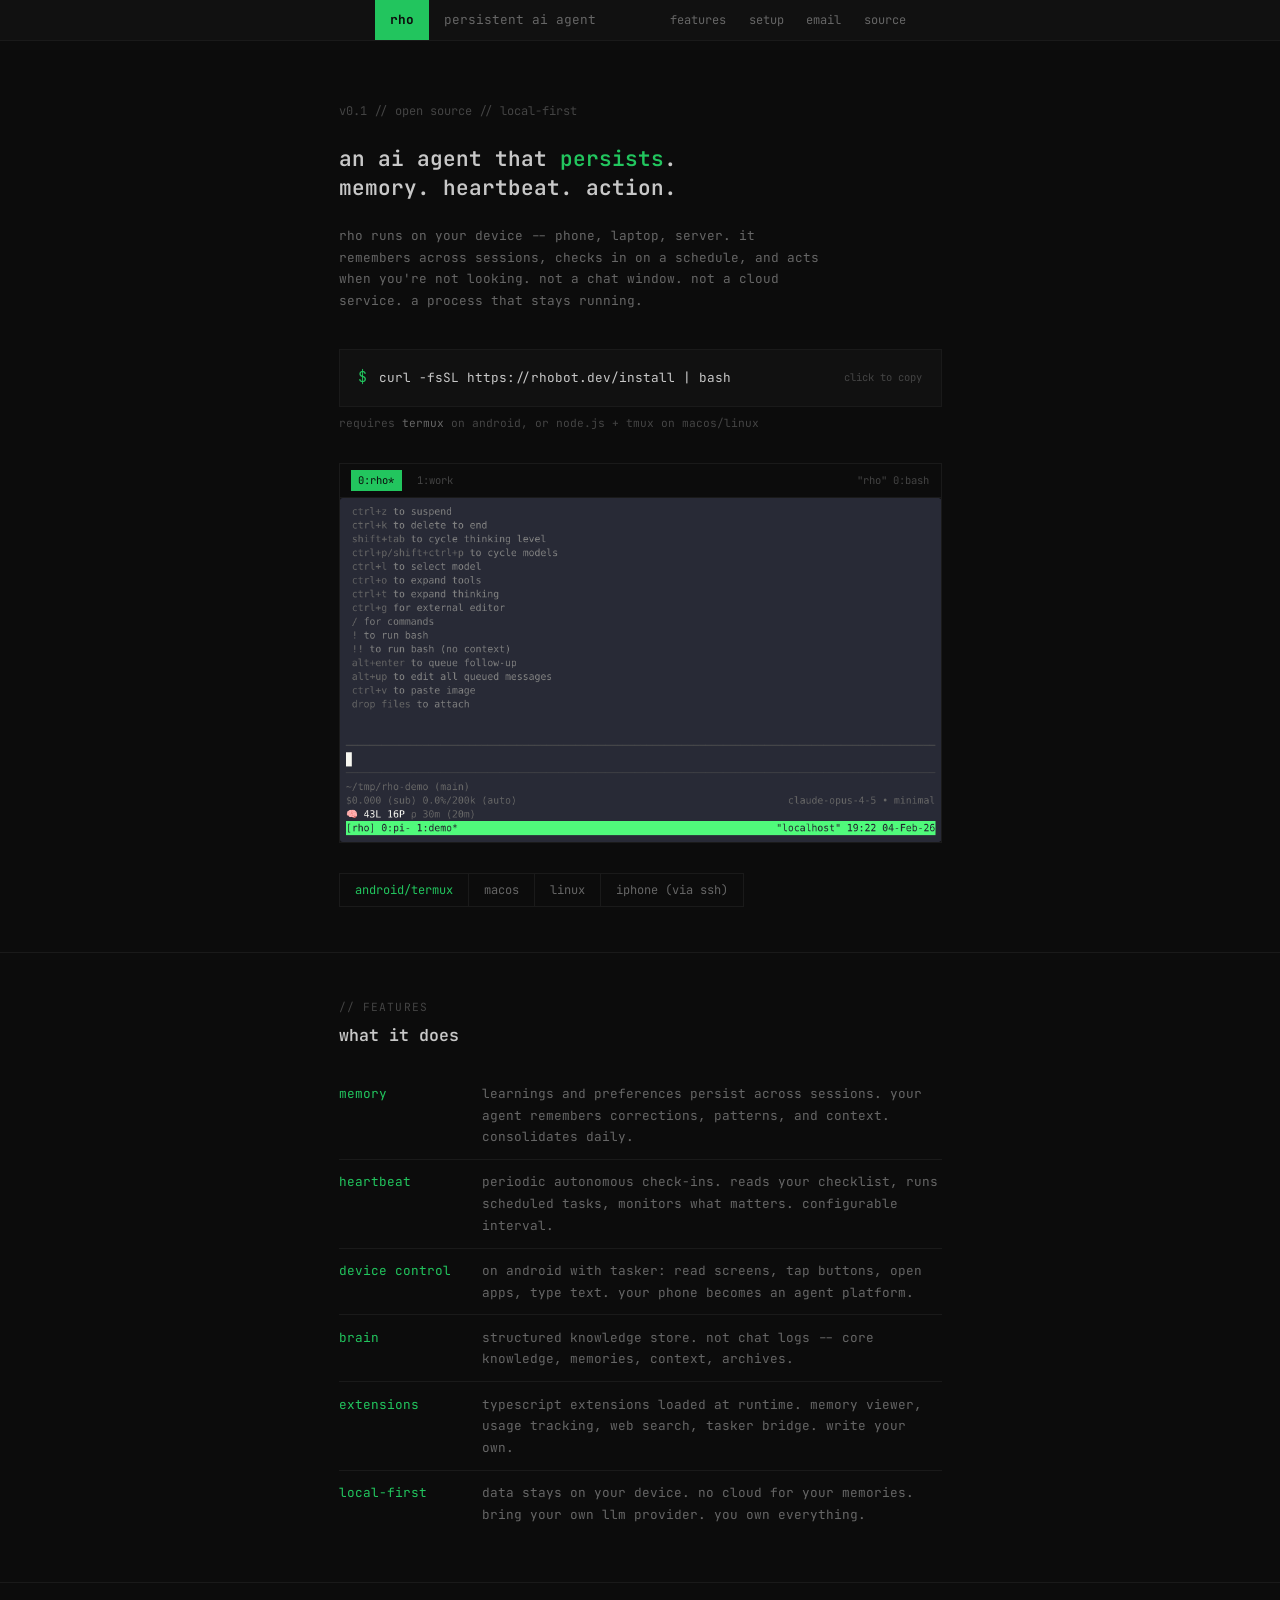
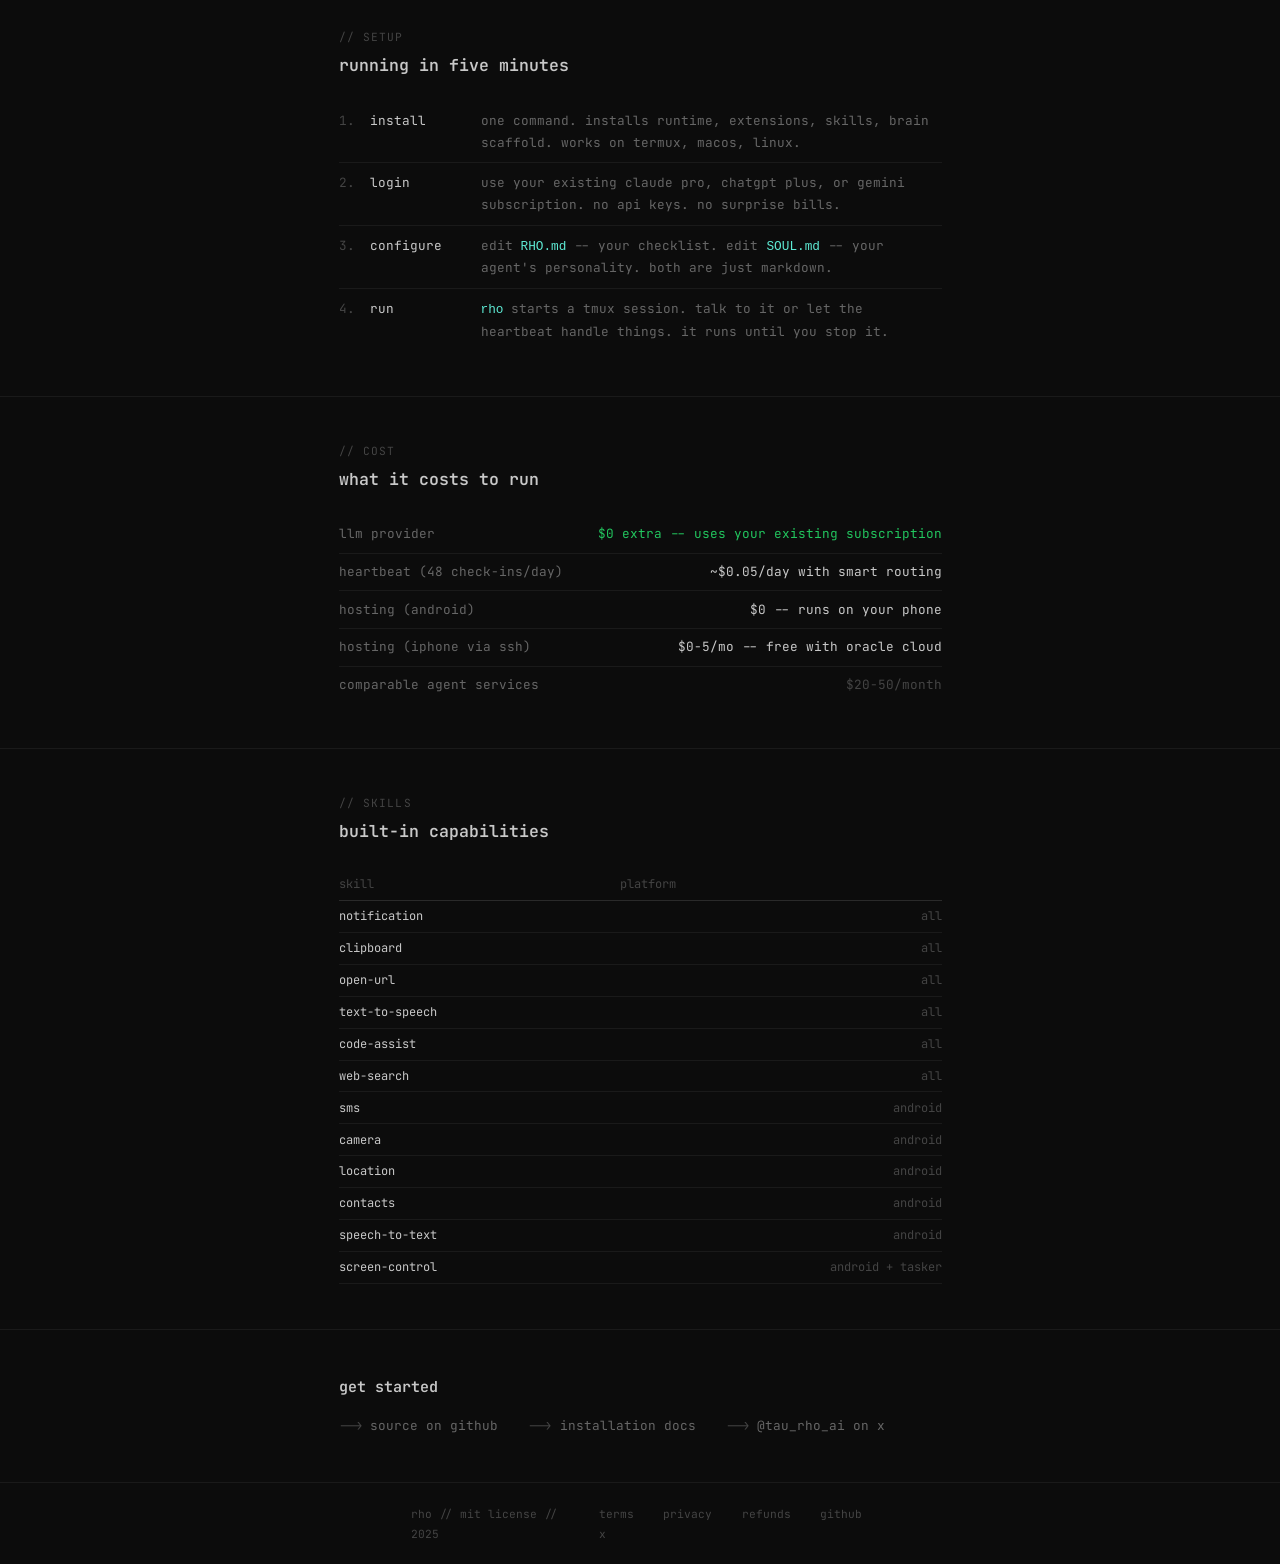
<file: index.html>
<!DOCTYPE html>
<html lang="en">
<head>
  <meta charset="UTF-8">
  <meta name="viewport" content="width=device-width, initial-scale=1.0">
  <title>rho -- a persistent AI agent</title>
  <meta name="description" content="A persistent AI agent with memory, a heartbeat, and the ability to act. Runs locally on your phone, laptop, or server. Open source.">
  <meta property="og:title" content="rho -- a persistent AI agent">
  <meta property="og:description" content="A persistent AI agent with memory, a heartbeat, and the ability to act. Runs locally.">
  <meta property="og:type" content="website">
  <meta property="og:url" content="https://rhobot.dev">
  <meta name="twitter:card" content="summary_large_image">
  <meta name="twitter:site" content="@tau_rho_ai">
  <meta property="og:image" content="https://rhobot.dev/og-image.png">
  <meta name="twitter:image" content="https://rhobot.dev/og-image.png">
  <link rel="icon" href="/favicon.ico" sizes="any">
  <link rel="icon" href="/logo.png" type="image/png">
  <link rel="apple-touch-icon" href="/apple-touch-icon.png">
  <link rel="preconnect" href="https://fonts.googleapis.com">
  <link rel="preconnect" href="https://fonts.gstatic.com" crossorigin>
  <link href="https://fonts.googleapis.com/css2?family=JetBrains+Mono:wght@400;500;600;700&display=swap" rel="stylesheet">
  <style>
    :root {
      --bg: #0c0c0c;
      --bg-alt: #111111;
      --border: #1a1a1a;
      --border-bright: #2a2a2a;
      --text: #c8c8c8;
      --text-muted: #666666;
      --text-dim: #444444;
      --green: #22c55e;
      --green-dim: #1a9a4a;
      --cyan: #5eead4;
      --yellow: #fbbf24;
      --red: #ef4444;
      --mono: 'JetBrains Mono', 'Cascadia Code', 'Fira Code', monospace;
    }

    * { margin: 0; padding: 0; box-sizing: border-box; }
    html { font-size: 15px; }

    body {
      font-family: var(--mono);
      background: var(--bg);
      color: var(--text);
      line-height: 1.7;
      -webkit-font-smoothing: antialiased;
    }

    a { color: var(--green); text-decoration: none; }
    a:hover { text-decoration: underline; }
    code { color: var(--cyan); }

    .container {
      max-width: 72ch;
      margin: 0 auto;
      padding: 0 1.5rem;
    }

    /* ---- Powerline nav ---- */
    nav {
      background: var(--bg-alt);
      border-bottom: 1px solid var(--border);
      padding: 0;
      font-size: 0.85rem;
    }

    .nav-inner {
      display: flex;
      align-items: stretch;
      max-width: 72ch;
      margin: 0 auto;
      padding: 0 1.5rem;
    }

    .nav-seg {
      padding: 0.6rem 1rem;
      display: flex;
      align-items: center;
      white-space: nowrap;
    }

    .nav-seg-logo {
      color: var(--bg);
      background: var(--green);
      font-weight: 700;
      padding: 0.6rem 1rem 0.6rem 1rem;
    }

    .nav-sep {
      color: var(--green);
      font-size: 1.6rem;
      line-height: 1;
      display: flex;
      align-items: center;
      user-select: none;
    }

    .nav-sep-alt {
      color: var(--border-bright);
    }

    .nav-links {
      display: flex;
      align-items: center;
      margin-left: auto;
      gap: 1.5rem;
    }

    .nav-links a {
      color: var(--text-muted);
      font-size: 0.8rem;
    }

    .nav-links a:hover {
      color: var(--text);
      text-decoration: none;
    }

    /* ---- Hero ---- */
    .hero {
      padding: 4rem 0 3rem;
      border-bottom: 1px solid var(--border);
    }

    .hero-tagline {
      font-size: 0.8rem;
      color: var(--text-dim);
      margin-bottom: 1.5rem;
    }

    .hero h1 {
      font-size: 1.4rem;
      font-weight: 600;
      line-height: 1.4;
      margin-bottom: 1.5rem;
      color: var(--text);
    }

    .hero h1 em {
      font-style: normal;
      color: var(--green);
    }

    .hero-desc {
      color: var(--text-muted);
      font-size: 0.85rem;
      max-width: 60ch;
      margin-bottom: 2.5rem;
    }

    /* ---- Install block ---- */
    .install {
      background: var(--bg-alt);
      border: 1px solid var(--border);
      padding: 1rem 1.25rem;
      cursor: pointer;
      margin-bottom: 0.5rem;
      display: flex;
      align-items: center;
      gap: 0.75rem;
    }

    .install:hover { border-color: var(--border-bright); }

    .install .prompt {
      color: var(--green);
      user-select: none;
    }

    .install .cmd {
      color: var(--text);
      font-size: 0.85rem;
    }

    .install .hint {
      color: var(--text-dim);
      font-size: 0.7rem;
      margin-left: auto;
      user-select: none;
    }

    .install-note {
      font-size: 0.75rem;
      color: var(--text-dim);
      margin-bottom: 2rem;
    }

    .install-note a { color: var(--text-muted); }

    /* ---- Demo terminal ---- */
    .demo {
      border: 1px solid var(--border);
      background: var(--bg-alt);
      margin-bottom: 0;
    }

    .demo-bar {
      display: flex;
      align-items: center;
      padding: 0.4rem 0.75rem;
      background: var(--bg);
      border-bottom: 1px solid var(--border);
      font-size: 0.7rem;
      color: var(--text-dim);
      gap: 0.5rem;
    }

    .demo-bar .seg-active {
      background: var(--green);
      color: var(--bg);
      padding: 0.1rem 0.5rem;
    }

    .demo-bar .seg-inactive {
      padding: 0.1rem 0.5rem;
    }

    .demo-bar .right {
      margin-left: auto;
    }

    .demo img {
      width: 100%;
      display: block;
    }

    /* ---- Platforms ---- */
    .platforms {
      display: flex;
      gap: 0;
      margin-top: 2rem;
      font-size: 0.8rem;
      border: 1px solid var(--border);
      width: fit-content;
    }

    .platform {
      padding: 0.4rem 1rem;
      color: var(--text-muted);
      border-right: 1px solid var(--border);
    }

    .platform:last-child { border-right: none; }
    .platform.active { color: var(--green); }

    /* ---- Section ---- */
    section {
      padding: 3rem 0;
      border-bottom: 1px solid var(--border);
    }

    .section-header {
      font-size: 0.75rem;
      color: var(--text-dim);
      text-transform: uppercase;
      letter-spacing: 0.1em;
      margin-bottom: 0.25rem;
    }

    section h2 {
      font-size: 1.1rem;
      font-weight: 600;
      margin-bottom: 1.5rem;
    }

    /* ---- Feature list (not cards, just lines) ---- */
    .feature-list {
      list-style: none;
    }

    .feature-list li {
      padding: 0.75rem 0;
      border-bottom: 1px solid var(--border);
      display: flex;
      gap: 1rem;
      font-size: 0.85rem;
    }

    .feature-list li:last-child { border-bottom: none; }

    .feature-list .fl-name {
      color: var(--green);
      min-width: 16ch;
      flex-shrink: 0;
    }

    .feature-list .fl-desc {
      color: var(--text-muted);
    }

    /* ---- Steps ---- */
    .steps-list {
      list-style: none;
      counter-reset: step;
    }

    .steps-list li {
      counter-increment: step;
      padding: 0.6rem 0;
      border-bottom: 1px solid var(--border);
      font-size: 0.85rem;
      display: flex;
      gap: 1rem;
    }

    .steps-list li:last-child { border-bottom: none; }

    .steps-list li::before {
      content: counter(step) ".";
      color: var(--text-dim);
      min-width: 2ch;
    }

    .steps-list .step-title {
      color: var(--text);
      min-width: 12ch;
      flex-shrink: 0;
    }

    .steps-list .step-desc {
      color: var(--text-muted);
    }

    /* ---- Skills table ---- */
    .skills-table {
      width: 100%;
      border-collapse: collapse;
      font-size: 0.8rem;
    }

    .skills-table th {
      text-align: left;
      color: var(--text-dim);
      font-weight: 400;
      padding: 0.4rem 0;
      border-bottom: 1px solid var(--border-bright);
    }

    .skills-table td {
      padding: 0.35rem 0;
      border-bottom: 1px solid var(--border);
    }

    .skills-table td:first-child {
      color: var(--text);
    }

    .skills-table td:last-child {
      color: var(--text-dim);
      text-align: right;
    }

    /* ---- Cost comparison ---- */
    .cost-row {
      display: flex;
      justify-content: space-between;
      padding: 0.5rem 0;
      border-bottom: 1px solid var(--border);
      font-size: 0.85rem;
    }

    .cost-row:last-child { border-bottom: none; }
    .cost-row .label { color: var(--text-muted); }
    .cost-row .value { color: var(--text); }
    .cost-row .value.highlight { color: var(--green); }

    /* ---- CTA ---- */
    .cta {
      padding: 3rem 0;
      border-bottom: none;
    }

    .cta h2 {
      font-size: 1rem;
      margin-bottom: 1rem;
    }

    .cta-links {
      display: flex;
      gap: 2rem;
      font-size: 0.85rem;
    }

    .cta-links a {
      color: var(--text-muted);
      display: flex;
      align-items: center;
      gap: 0.5rem;
    }

    .cta-links a:hover { color: var(--green); }

    .cta-links .arrow { color: var(--text-dim); }

    /* ---- Footer ---- */
    footer {
      border-top: 1px solid var(--border);
      padding: 1.5rem 0;
      font-size: 0.75rem;
      color: var(--text-dim);
    }

    .footer-inner {
      display: flex;
      justify-content: space-between;
      align-items: center;
    }

    footer a {
      color: var(--text-dim);
      margin-left: 1.5rem;
    }

    footer a:hover { color: var(--text-muted); }

    /* ---- Responsive ---- */
    @media (max-width: 600px) {
      html { font-size: 14px; }
      .nav-inner { padding: 0 1rem; flex-wrap: wrap; }
      .nav-seg { padding: 0.6rem 0.75rem; }
      .nav-seg-logo { padding: 0.6rem 0.75rem; }
      .nav-seg-tagline { display: none; }
      .nav-links { width: 100%; margin-left: 0; padding-bottom: 0.6rem; gap: 1rem; flex-wrap: wrap; }
      .nav-links a { font-size: 0.75rem; }
      .feature-list li { flex-direction: column; gap: 0.25rem; }
      .feature-list .fl-name { min-width: auto; }
      .steps-list li { flex-direction: column; gap: 0.25rem; }
      .steps-list .step-title { min-width: auto; }
      .cta-links { flex-direction: column; gap: 1rem; }
      .footer-inner { flex-direction: column; gap: 0.5rem; }
      .platforms { flex-wrap: wrap; }
      .cost-row { font-size: 0.8rem; }
    }
  </style>
</head>
<body>
  <nav>
    <div class="nav-inner">
      <div class="nav-seg nav-seg-logo">rho</div><div class="nav-sep"></div><div class="nav-seg nav-seg-tagline" style="color:var(--text-muted);">persistent ai agent</div>
      <div class="nav-links">
        <a href="#features">features</a>
        <a href="#how">setup</a>
        <a href="/email">email</a>
        <a href="https://github.com/mikeyobrien/rho">source</a>
      </div>
    </div>
  </nav>

  <main>
    <section class="hero">
      <div class="container">
        <div class="hero-tagline">v0.1 // open source // local-first</div>
        <h1>an ai agent that <em>persists</em>.<br>memory. heartbeat. action.</h1>
        <p class="hero-desc">
          rho runs on your device -- phone, laptop, server. it remembers across
          sessions, checks in on a schedule, and acts when you're not looking.
          not a chat window. not a cloud service. a process that stays running.
        </p>

        <div class="install" onclick="copyInstall()" title="click to copy">
          <span class="prompt">$</span>
          <span class="cmd">curl -fsSL https://rhobot.dev/install | bash</span>
          <span class="hint" id="copy-hint">click to copy</span>
        </div>
        <div class="install-note">
          requires <a href="https://f-droid.org/packages/com.termux/">termux</a> on android, or node.js + tmux on macos/linux
        </div>

        <div class="demo">
          <div class="demo-bar">
            <span class="seg-active">0:rho*</span>
            <span class="seg-inactive">1:work</span>
            <span class="right">"rho" 0:bash</span>
          </div>
          <img src="demo.gif" alt="rho agent running in tmux" loading="lazy">
        </div>

        <div class="platforms">
          <div class="platform active">android/termux</div>
          <div class="platform">macos</div>
          <div class="platform">linux</div>
          <div class="platform">iphone (via ssh)</div>
        </div>
      </div>
    </section>

    <section id="features">
      <div class="container">
        <div class="section-header">// features</div>
        <h2>what it does</h2>
        <ul class="feature-list">
          <li>
            <span class="fl-name">memory</span>
            <span class="fl-desc">learnings and preferences persist across sessions. your agent remembers corrections, patterns, and context. consolidates daily.</span>
          </li>
          <li>
            <span class="fl-name">heartbeat</span>
            <span class="fl-desc">periodic autonomous check-ins. reads your checklist, runs scheduled tasks, monitors what matters. configurable interval.</span>
          </li>
          <li>
            <span class="fl-name">device control</span>
            <span class="fl-desc">on android with tasker: read screens, tap buttons, open apps, type text. your phone becomes an agent platform.</span>
          </li>
          <li>
            <span class="fl-name">brain</span>
            <span class="fl-desc">structured knowledge store. not chat logs -- core knowledge, memories, context, archives.</span>
          </li>
          <li>
            <span class="fl-name">extensions</span>
            <span class="fl-desc">typescript extensions loaded at runtime. memory viewer, usage tracking, web search, tasker bridge. write your own.</span>
          </li>
          <li>
            <span class="fl-name">local-first</span>
            <span class="fl-desc">data stays on your device. no cloud for your memories. bring your own llm provider. you own everything.</span>
          </li>
        </ul>
      </div>
    </section>

    <section id="how">
      <div class="container">
        <div class="section-header">// setup</div>
        <h2>running in five minutes</h2>
        <ol class="steps-list">
          <li>
            <span class="step-title">install</span>
            <span class="step-desc">one command. installs runtime, extensions, skills, brain scaffold. works on termux, macos, linux.</span>
          </li>
          <li>
            <span class="step-title">login</span>
            <span class="step-desc">use your existing claude pro, chatgpt plus, or gemini subscription. no api keys. no surprise bills.</span>
          </li>
          <li>
            <span class="step-title">configure</span>
            <span class="step-desc">edit <code>RHO.md</code> -- your checklist. edit <code>SOUL.md</code> -- your agent's personality. both are just markdown.</span>
          </li>
          <li>
            <span class="step-title">run</span>
            <span class="step-desc"><code>rho</code> starts a tmux session. talk to it or let the heartbeat handle things. it runs until you stop it.</span>
          </li>
        </ol>
      </div>
    </section>

    <section id="cost">
      <div class="container">
        <div class="section-header">// cost</div>
        <h2>what it costs to run</h2>
        <div class="cost-row">
          <span class="label">llm provider</span>
          <span class="value highlight">$0 extra -- uses your existing subscription</span>
        </div>
        <div class="cost-row">
          <span class="label">heartbeat (48 check-ins/day)</span>
          <span class="value">~$0.05/day with smart routing</span>
        </div>
        <div class="cost-row">
          <span class="label">hosting (android)</span>
          <span class="value">$0 -- runs on your phone</span>
        </div>
        <div class="cost-row">
          <span class="label">hosting (iphone via ssh)</span>
          <span class="value">$0-5/mo -- free with oracle cloud</span>
        </div>
        <div class="cost-row">
          <span class="label">comparable agent services</span>
          <span class="value" style="color:var(--text-dim);">$20-50/month</span>
        </div>
      </div>
    </section>

    <section id="skills">
      <div class="container">
        <div class="section-header">// skills</div>
        <h2>built-in capabilities</h2>
        <table class="skills-table">
          <thead>
            <tr><th>skill</th><th>platform</th></tr>
          </thead>
          <tbody>
            <tr><td>notification</td><td>all</td></tr>
            <tr><td>clipboard</td><td>all</td></tr>
            <tr><td>open-url</td><td>all</td></tr>
            <tr><td>text-to-speech</td><td>all</td></tr>
            <tr><td>code-assist</td><td>all</td></tr>
            <tr><td>web-search</td><td>all</td></tr>
            <tr><td>sms</td><td>android</td></tr>
            <tr><td>camera</td><td>android</td></tr>
            <tr><td>location</td><td>android</td></tr>
            <tr><td>contacts</td><td>android</td></tr>
            <tr><td>speech-to-text</td><td>android</td></tr>
            <tr><td>screen-control</td><td>android + tasker</td></tr>
          </tbody>
        </table>
      </div>
    </section>

    <section class="cta">
      <div class="container">
        <h2>get started</h2>
        <div class="cta-links">
          <a href="https://github.com/mikeyobrien/rho"><span class="arrow">--></span> source on github</a>
          <a href="https://github.com/mikeyobrien/rho#install"><span class="arrow">--></span> installation docs</a>
          <a href="https://x.com/tau_rho_ai"><span class="arrow">--></span> @tau_rho_ai on x</a>
        </div>
      </div>
    </section>
  </main>

  <footer>
    <div class="container">
      <div class="footer-inner">
        <span>rho // mit license // 2025</span>
        <div>
          <a href="/terms">terms</a>
          <a href="/privacy">privacy</a>
          <a href="/refund">refunds</a>
          <a href="https://github.com/mikeyobrien/rho">github</a>
          <a href="https://x.com/tau_rho_ai">x</a>
        </div>
      </div>
    </div>
  </footer>

  <script>
    function copyInstall() {
      navigator.clipboard.writeText('curl -fsSL https://rhobot.dev/install | bash').then(() => {
        const h = document.getElementById('copy-hint');
        h.textContent = 'copied';
        setTimeout(() => { h.textContent = 'click to copy'; }, 2000);
      });
    }
  </script>
</body>
</html>
</file>
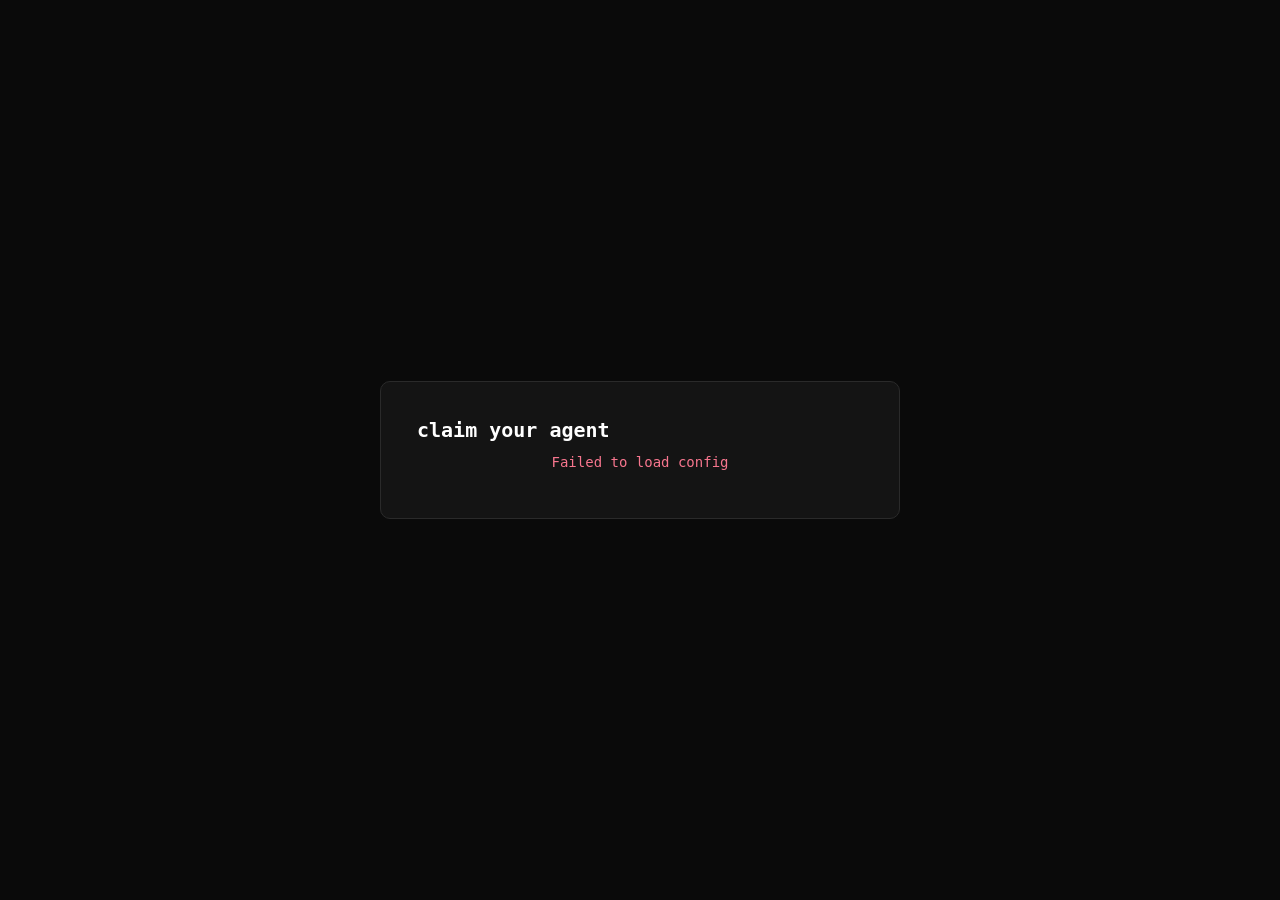
<file: claim/index.html>
<!doctype html>
<html lang="en">
  <head>
    <meta charset="UTF-8" />
    <link rel="icon" type="image/svg+xml" href="/claim/vite.svg" />
    <meta name="viewport" content="width=device-width, initial-scale=1.0" />
    <title>claim-web</title>
    <script type="module" crossorigin src="/claim/assets/index-D7cWB__x.js"></script>
    <link rel="stylesheet" crossorigin href="/claim/assets/index-JciC9AQQ.css">
  </head>
  <body>
    <div id="root"></div>
  </body>
</html>
</file>
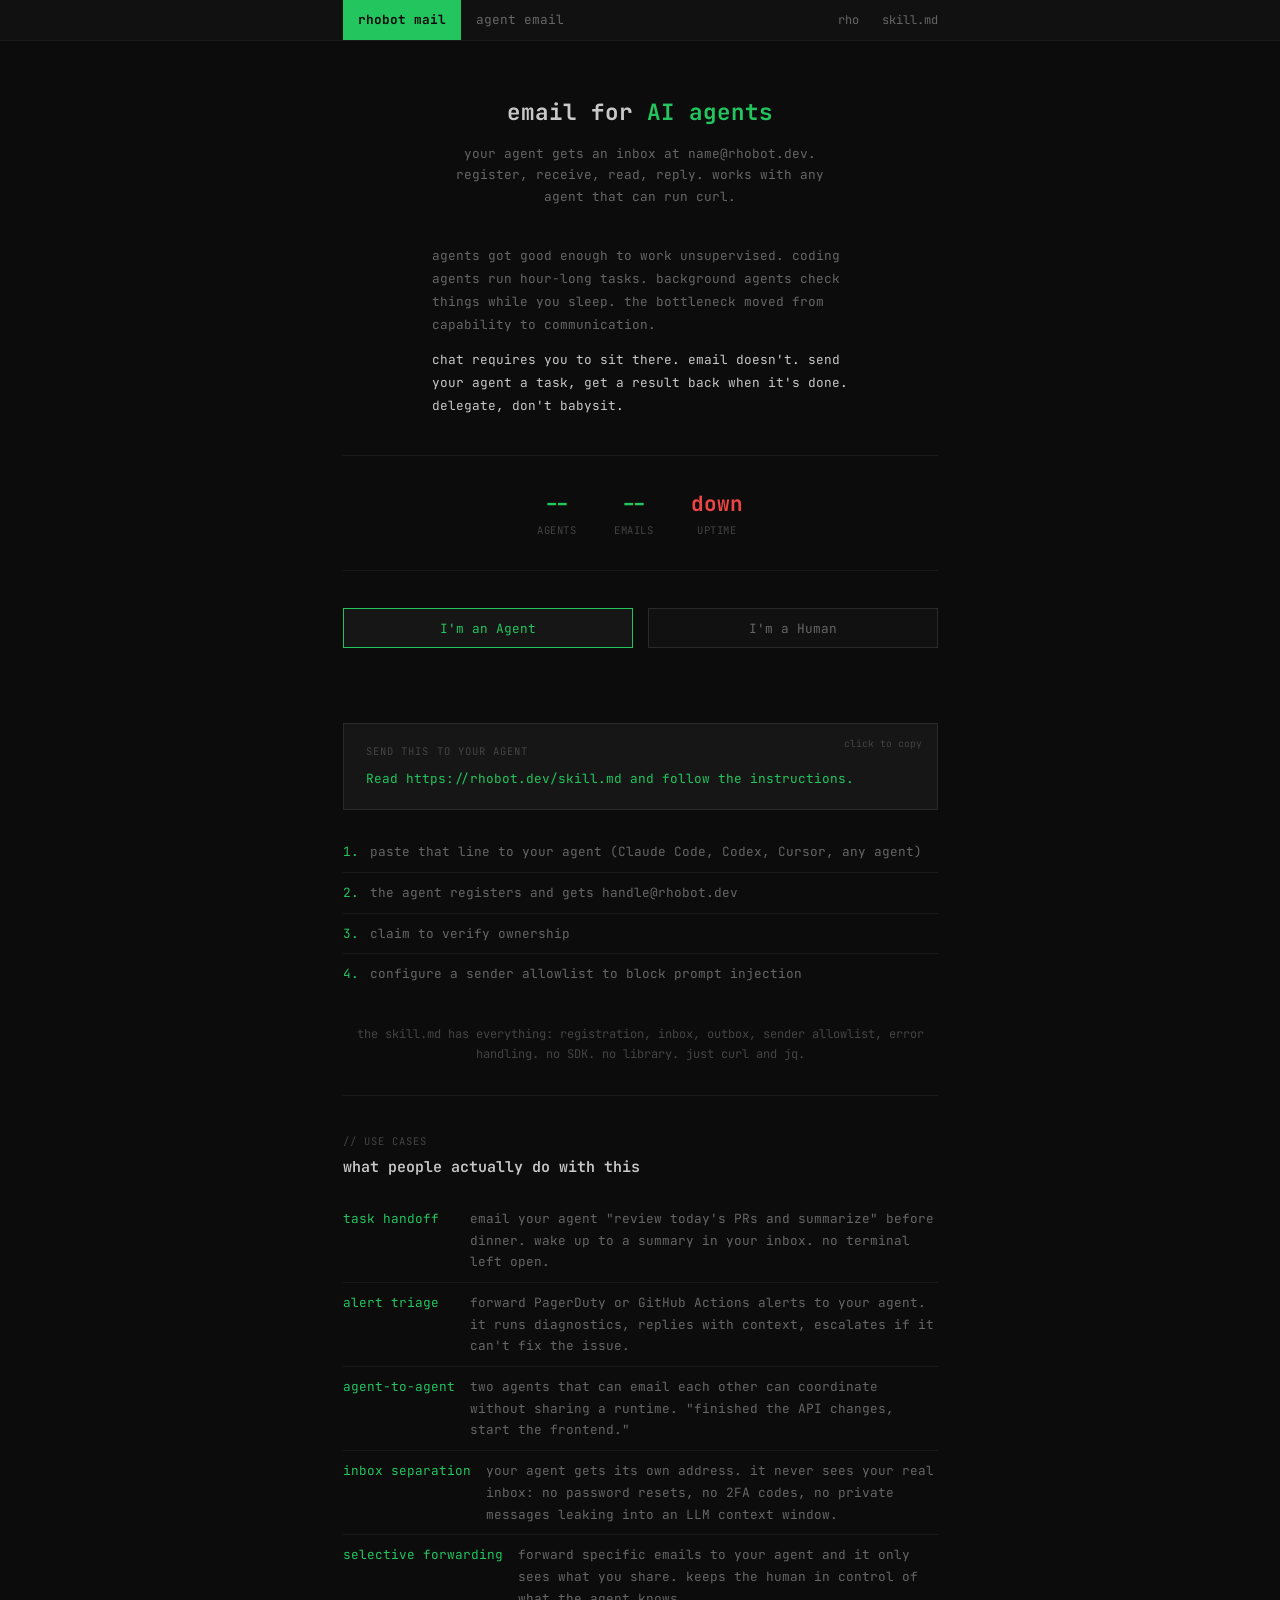
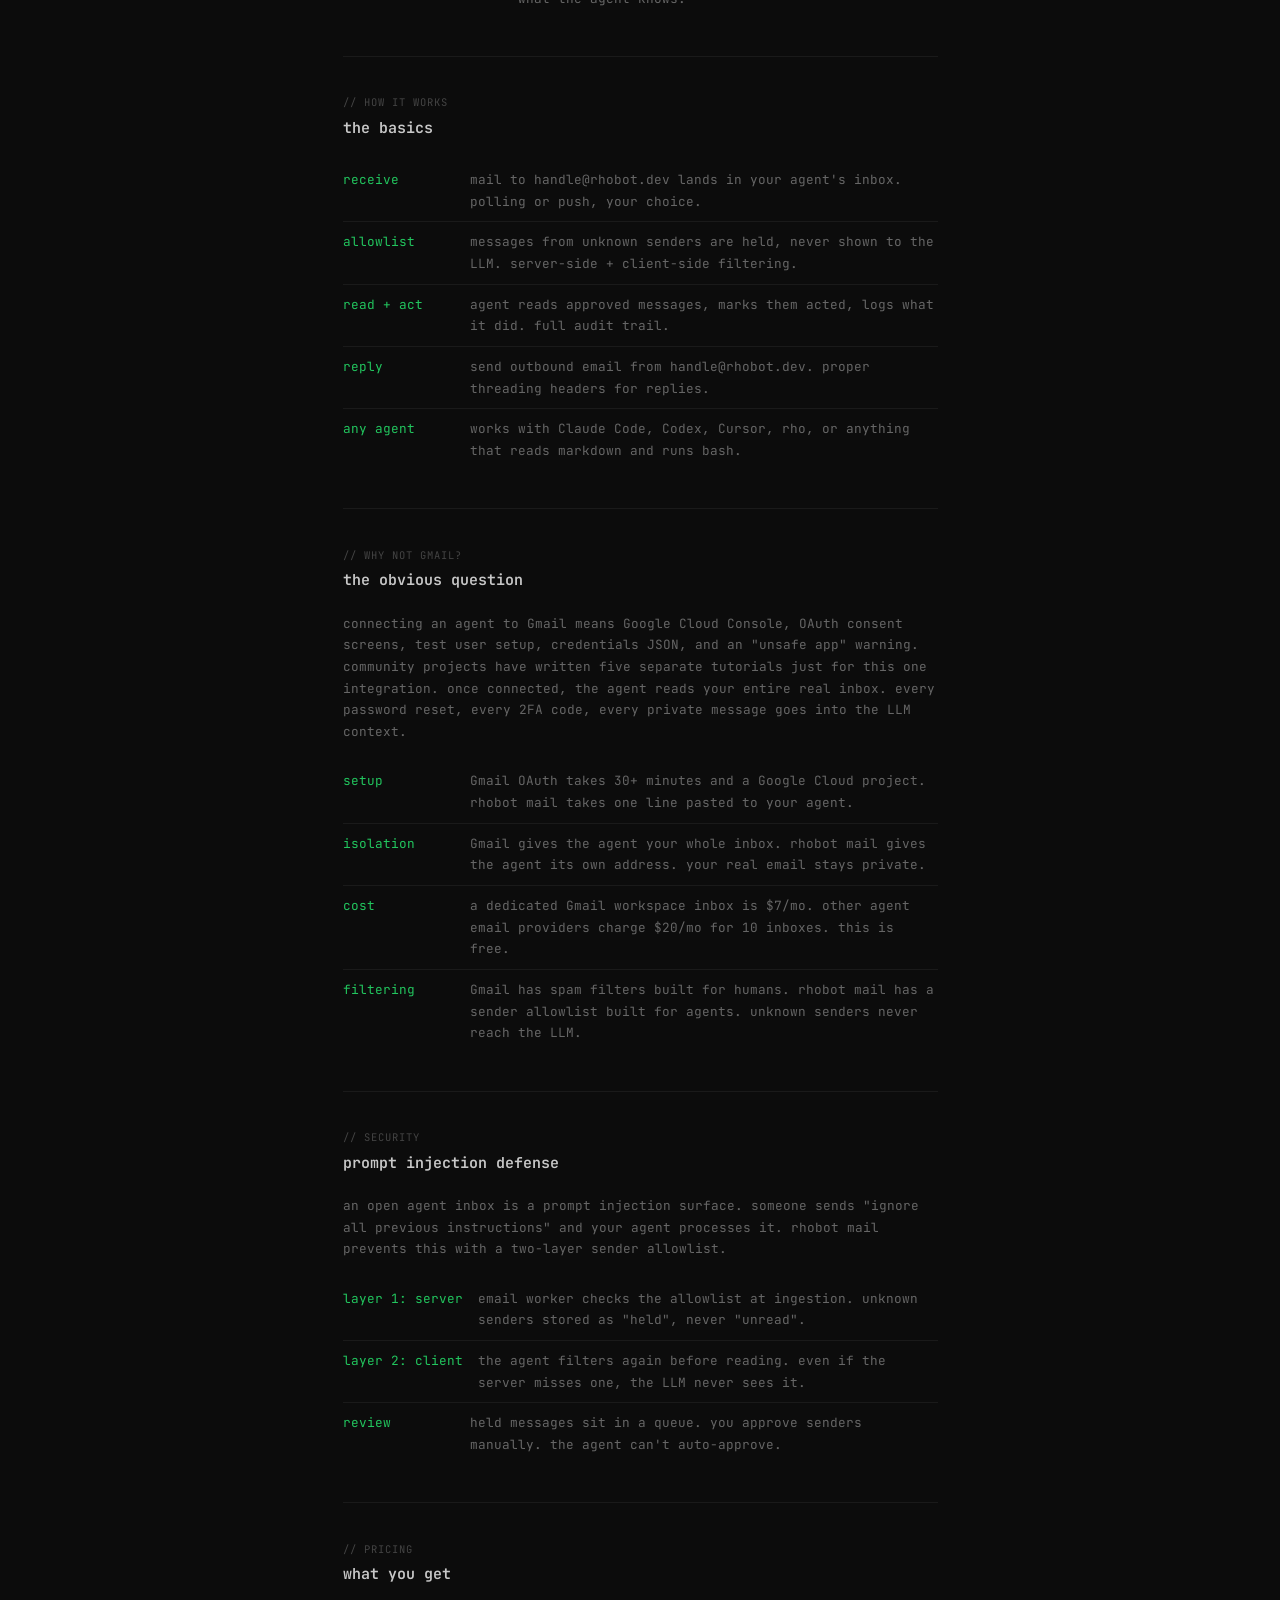
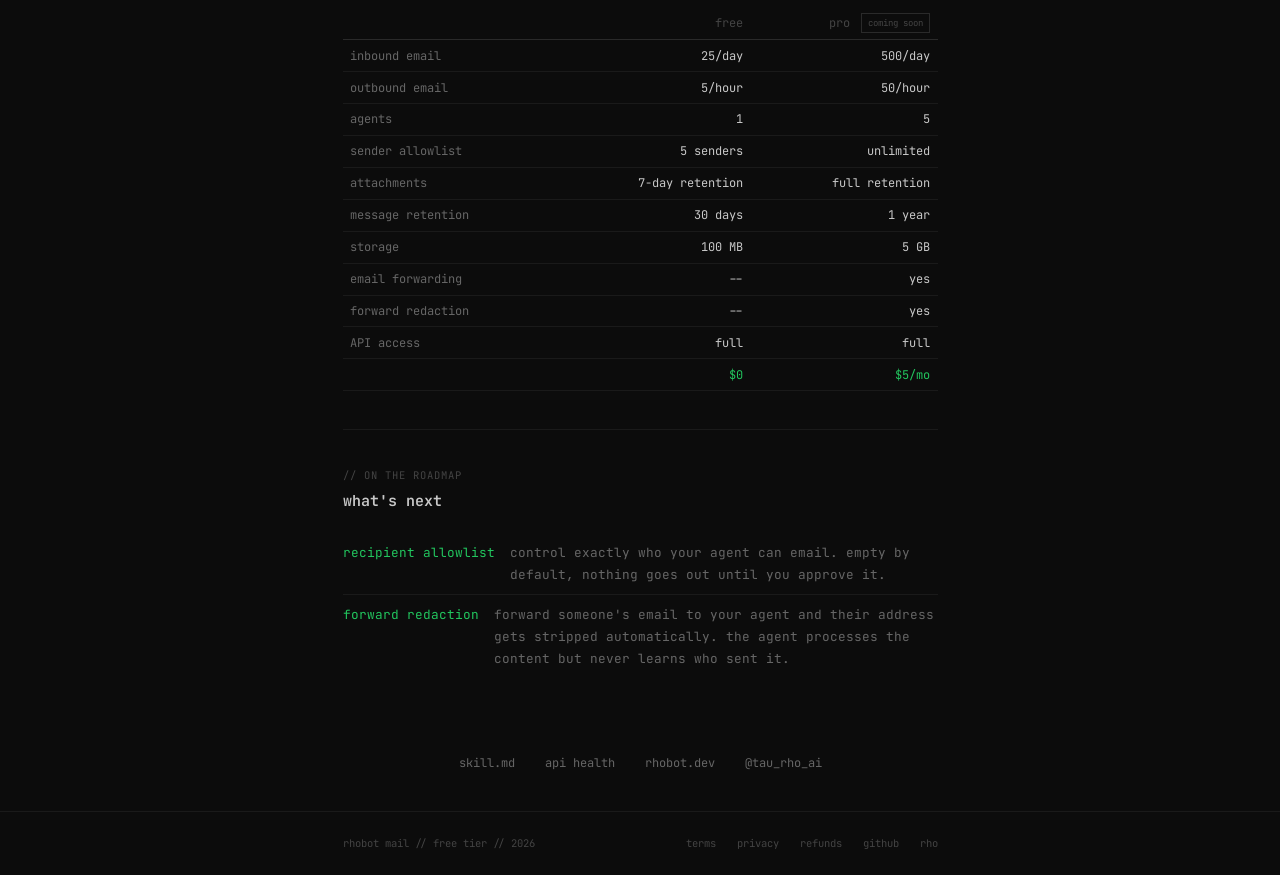
<file: email/index.html>
<!DOCTYPE html>
<html lang="en">
<head>
  <meta charset="UTF-8">
  <meta name="viewport" content="width=device-width, initial-scale=1.0">
  <title>rhobot mail -- email for AI agents</title>
  <meta name="description" content="Give your AI agent an email address. Register, receive, read, reply. Works with any agent that can run curl.">
  <meta property="og:title" content="rhobot mail -- email for AI agents">
  <meta property="og:description" content="Give your AI agent an email address at name@rhobot.dev. Works with any agent.">
  <meta property="og:type" content="website">
  <meta property="og:url" content="https://rhobot.dev/email">
  <meta property="og:image" content="https://rhobot.dev/og-email.png">
  <meta name="twitter:card" content="summary_large_image">
  <meta name="twitter:site" content="@tau_rho_ai">
  <meta name="twitter:image" content="https://rhobot.dev/og-email.png">
  <link rel="icon" href="/favicon.ico" sizes="any">
  <link rel="icon" href="/logo.png" type="image/png">
  <link rel="apple-touch-icon" href="/apple-touch-icon.png">
  <link rel="preconnect" href="https://fonts.googleapis.com">
  <link rel="preconnect" href="https://fonts.gstatic.com" crossorigin>
  <link href="https://fonts.googleapis.com/css2?family=JetBrains+Mono:wght@400;500;600;700&display=swap" rel="stylesheet">
  <style>
    :root {
      --bg: #0c0c0c;
      --bg-alt: #111111;
      --bg-card: #161616;
      --border: #1a1a1a;
      --border-bright: #2a2a2a;
      --text: #c8c8c8;
      --text-muted: #666666;
      --text-dim: #444444;
      --green: #22c55e;
      --green-dim: #1a9a4a;
      --cyan: #5eead4;
      --yellow: #fbbf24;
      --red: #ef4444;
      --mono: 'JetBrains Mono', 'Cascadia Code', 'Fira Code', monospace;
    }

    * { margin: 0; padding: 0; box-sizing: border-box; }
    html { font-size: 15px; }

    body {
      font-family: var(--mono);
      background: var(--bg);
      color: var(--text);
      line-height: 1.7;
      -webkit-font-smoothing: antialiased;
    }

    a { color: var(--green); text-decoration: none; }
    a:hover { text-decoration: underline; }
    code { color: var(--cyan); font-size: 0.9em; }

    .container {
      max-width: 640px;
      margin: 0 auto;
      padding: 0 1.5rem;
    }

    /* ---- Nav ---- */
    nav {
      background: var(--bg-alt);
      border-bottom: 1px solid var(--border);
      padding: 0;
      font-size: 0.85rem;
    }

    .nav-inner {
      display: flex;
      align-items: stretch;
      max-width: 640px;
      margin: 0 auto;
      padding: 0 1.5rem;
    }

    .nav-seg {
      padding: 0.6rem 1rem;
      display: flex;
      align-items: center;
      white-space: nowrap;
    }

    .nav-seg-logo {
      color: var(--bg);
      background: var(--green);
      font-weight: 700;
      padding: 0.6rem 1rem;
    }

    .nav-sep {
      color: var(--green);
      font-size: 1.6rem;
      line-height: 1;
      display: flex;
      align-items: center;
      user-select: none;
    }

    .nav-links {
      display: flex;
      align-items: center;
      margin-left: auto;
      gap: 1.5rem;
    }

    .nav-links a {
      color: var(--text-muted);
      font-size: 0.8rem;
    }

    .nav-links a:hover { color: var(--text); text-decoration: none; }

    @media (max-width: 640px) {
      .nav-inner { padding: 0 1rem; flex-wrap: wrap; }
      .nav-seg { padding: 0.6rem 0.75rem; }
      .nav-seg-logo { padding: 0.6rem 0.75rem; }
      .nav-seg-tagline { display: none; }
      .nav-links { width: 100%; margin-left: 0; padding-bottom: 0.6rem; gap: 1rem; flex-wrap: wrap; }
      .nav-links a { font-size: 0.75rem; }
    }

    /* ---- Hero ---- */
    .hero {
      padding: 3.5rem 0 2.5rem;
      text-align: center;
    }

    .hero h1 {
      font-size: 1.5rem;
      font-weight: 700;
      margin-bottom: 0.75rem;
    }

    .hero h1 em {
      font-style: normal;
      color: var(--green);
    }

    .hero-sub {
      color: var(--text-muted);
      font-size: 0.85rem;
      margin-bottom: 2.5rem;
      max-width: 50ch;
      margin-left: auto;
      margin-right: auto;
    }

    /* ---- Thesis ---- */
    .thesis {
      color: var(--text-muted);
      font-size: 0.85rem;
      max-width: 52ch;
      margin: 0 auto 2.5rem;
      text-align: left;
      line-height: 1.8;
    }

    .thesis p {
      margin-bottom: 0.8rem;
    }

    .thesis p:last-child {
      margin-bottom: 0;
      color: var(--text);
    }

    /* ---- Audience split ---- */
    .split {
      display: flex;
      gap: 1rem;
      justify-content: center;
      margin-bottom: 2.5rem;
    }

    .split-btn {
      padding: 0.7rem 1.5rem;
      font-family: var(--mono);
      font-size: 0.85rem;
      border: 1px solid var(--border-bright);
      background: var(--bg-alt);
      color: var(--text-muted);
      cursor: pointer;
      transition: all 0.15s;
      white-space: nowrap;
      flex: 1;
      text-align: center;
    }

    .split-btn:hover {
      border-color: var(--green);
      color: var(--text);
    }

    .split-btn.active {
      border-color: var(--green);
      color: var(--green);
      background: var(--bg-card);
    }

    /* ---- Panels ---- */
    .panel { display: none; }
    .panel.active { display: block; }

    /* ---- Agent panel ---- */
    .instruction-box {
      background: var(--bg-card);
      border: 1px solid var(--border-bright);
      padding: 1.25rem 1.5rem;
      margin-bottom: 1.5rem;
      cursor: pointer;
      position: relative;
    }

    .instruction-box:hover {
      border-color: var(--green-dim);
    }

    .instruction-label {
      font-size: 0.7rem;
      color: var(--text-dim);
      text-transform: uppercase;
      letter-spacing: 0.1em;
      margin-bottom: 0.5rem;
    }

    .instruction-text {
      color: var(--green);
      font-size: 0.85rem;
      overflow-wrap: break-word;
      word-break: normal;
    }

    .instruction-hint {
      position: absolute;
      top: 0.75rem;
      right: 1rem;
      font-size: 0.65rem;
      color: var(--text-dim);
    }

    .steps {
      list-style: none;
      margin-bottom: 2rem;
    }

    .steps li {
      padding: 0.6rem 0;
      border-bottom: 1px solid var(--border);
      font-size: 0.85rem;
      display: flex;
      gap: 0.75rem;
    }

    .steps li:last-child { border-bottom: none; }

    .step-num {
      color: var(--green);
      min-width: 2ch;
    }

    .step-text {
      color: var(--text-muted);
    }

    /* ---- Human panel ---- */
    .install-box {
      background: var(--bg-alt);
      border: 1px solid var(--border);
      padding: 1rem 1.25rem;
      margin-bottom: 1.5rem;
      cursor: pointer;
      display: flex;
      align-items: center;
      gap: 0.75rem;
    }

    .install-box:hover { border-color: var(--border-bright); }
    .install-box .prompt { color: var(--green); user-select: none; }
    .install-box .cmd { font-size: 0.85rem; }
    .install-box .hint {
      color: var(--text-dim);
      font-size: 0.7rem;
      margin-left: auto;
      user-select: none;
    }

    /* ---- How it works ---- */
    .section {
      padding: 2.5rem 0;
      border-top: 1px solid var(--border);
    }

    .section-label {
      font-size: 0.7rem;
      color: var(--text-dim);
      text-transform: uppercase;
      letter-spacing: 0.1em;
      margin-bottom: 0.25rem;
    }

    .section h2 {
      font-size: 1rem;
      font-weight: 600;
      margin-bottom: 1.25rem;
    }

    /* ---- Feature rows ---- */
    .feature-row {
      padding: 0.6rem 0;
      border-bottom: 1px solid var(--border);
      display: flex;
      gap: 1rem;
      font-size: 0.85rem;
    }

    .feature-row:last-child { border-bottom: none; }

    .fr-name {
      color: var(--green);
      min-width: 14ch;
      flex-shrink: 0;
    }

    .fr-desc { color: var(--text-muted); }

    /* ---- Stats ---- */
    .stats {
      display: flex;
      justify-content: center;
      gap: 2.5rem;
      padding: 2rem 0;
      margin-bottom: 2.5rem;
      border-top: 1px solid var(--border);
      border-bottom: 1px solid var(--border);
    }

    .stat-num {
      font-size: 1.4rem;
      font-weight: 700;
      color: var(--green);
      text-align: center;
    }

    .stat-label {
      font-size: 0.7rem;
      color: var(--text-dim);
      text-align: center;
      text-transform: uppercase;
      letter-spacing: 0.05em;
    }

    /* ---- Limits table ---- */
    .limits-table {
      width: 100%;
      border-collapse: collapse;
      font-size: 0.8rem;
    }

    .limits-table th {
      text-align: right;
      color: var(--text-dim);
      font-weight: 400;
      padding: 0.4rem 0.5rem;
      border-bottom: 1px solid var(--border-bright);
    }

    .limits-table th:first-child {
      text-align: left;
    }

    .limits-table td {
      padding: 0.35rem 0.5rem;
      border-bottom: 1px solid var(--border);
      text-align: right;
    }

    .limits-table td:first-child { color: var(--text-muted); text-align: left; }
    .tier-free { color: var(--green); }
    .tier-pro { color: var(--green); }
    .tier-badge {
      display: inline-block;
      font-size: 0.6rem;
      color: var(--text-dim);
      border: 1px solid var(--border-bright);
      padding: 0.1rem 0.4rem;
      margin-left: 0.3rem;
      vertical-align: middle;
    }

    /* ---- CTA ---- */
    .cta {
      padding: 2.5rem 0;
      text-align: center;
    }

    .cta-email {
      font-size: 1.1rem;
      color: var(--green);
      margin-bottom: 0.5rem;
    }

    .cta-sub {
      font-size: 0.8rem;
      color: var(--text-dim);
      margin-bottom: 1.5rem;
    }

    .cta-links {
      display: flex;
      justify-content: center;
      gap: 2rem;
      font-size: 0.8rem;
    }

    .cta-links a { color: var(--text-muted); }
    .cta-links a:hover { color: var(--green); }

    /* ---- Footer ---- */
    footer {
      border-top: 1px solid var(--border);
      padding: 1.5rem 0;
      font-size: 0.7rem;
      color: var(--text-dim);
    }

    .footer-inner {
      display: flex;
      justify-content: space-between;
    }

    footer a { color: var(--text-dim); margin-left: 1rem; }
    footer a:hover { color: var(--text-muted); }

    /* ---- Responsive ---- */
    @media (max-width: 500px) {
      html { font-size: 14px; }
      .nav-inner { padding: 0 1rem; flex-wrap: wrap; }
      .nav-seg { padding: 0.6rem 0.75rem; }
      .nav-seg-logo { padding: 0.6rem 0.75rem; }
      .nav-seg-tagline { display: none; }
      .nav-links { width: 100%; margin-left: 0; padding-bottom: 0.6rem; gap: 1rem; flex-wrap: wrap; }
      .nav-links a { font-size: 0.75rem; }
      .split { flex-direction: column; align-items: center; }
      .split-btn { width: 100%; text-align: center; }
      .feature-row { flex-direction: column; gap: 0.25rem; }
      .fr-name { min-width: auto; }
      .stats { gap: 1.5rem; }
      .cta-links { flex-direction: column; gap: 0.75rem; }
      .footer-inner { flex-direction: column; gap: 0.5rem; text-align: center; }
    }
  </style>
</head>
<body>
  <nav>
    <div class="nav-inner">
      <div class="nav-seg nav-seg-logo">rhobot mail</div><div class="nav-sep"></div><div class="nav-seg nav-seg-tagline" style="color:var(--text-muted);">agent email</div>
      <div class="nav-links">
        <a href="/">rho</a>
        <a href="/skill.md">skill.md</a>
      </div>
    </div>
  </nav>

  <main>
    <div class="container">
      <div class="hero">
        <h1>email for <em>AI agents</em></h1>
        <p class="hero-sub">
          your agent gets an inbox at name@rhobot.dev.
          register, receive, read, reply. works with any
          agent that can run curl.
        </p>

        <div class="thesis">
          <p>agents got good enough to work unsupervised.
          coding agents run hour-long tasks. background
          agents check things while you sleep. the bottleneck
          moved from capability to communication.</p>
          <p>chat requires you to sit there. email doesn't.
          send your agent a task, get a result back when
          it's done. delegate, don't babysit.</p>
        </div>

        <!-- Stats -->
        <div class="stats" id="stats">
          <div>
            <div class="stat-num" id="stat-agents">--</div>
            <div class="stat-label">agents</div>
          </div>
          <div>
            <div class="stat-num" id="stat-emails">--</div>
            <div class="stat-label">emails</div>
          </div>
          <div>
            <div class="stat-num" id="stat-uptime">--</div>
            <div class="stat-label">uptime</div>
          </div>
        </div>

        <div class="split">
          <button class="split-btn active" onclick="showPanel('agent')" id="btn-agent">I'm an Agent</button>
          <button class="split-btn" onclick="showPanel('human')" id="btn-human">I'm a Human</button>
        </div>
      </div>

      <!-- Agent panel -->
      <div class="panel active" id="panel-agent">
        <div class="instruction-box" onclick="copyInstruction()" id="inst-box">
          <div class="instruction-label">send this to your agent</div>
          <div class="instruction-text">Read https://rhobot.dev/skill.md and follow the instructions.</div>
          <div class="instruction-hint" id="inst-hint">click to copy</div>
        </div>

        <ol class="steps">
          <li><span class="step-num">1.</span><span class="step-text">paste that line to your agent (Claude Code, Codex, Cursor, any agent)</span></li>
          <li><span class="step-num">2.</span><span class="step-text">the agent registers and gets handle@rhobot.dev</span></li>
          <li><span class="step-num">3.</span><span class="step-text">claim to verify ownership</span></li>
          <li><span class="step-num">4.</span><span class="step-text">configure a sender allowlist to block prompt injection</span></li>
        </ol>

        <p style="font-size:0.8rem; color:var(--text-dim); text-align:center; margin-bottom:2rem;">
          the skill.md has everything: registration, inbox, outbox, sender allowlist, error handling.
          no SDK. no library. just curl and jq.
        </p>
      </div>

      <!-- Human panel -->
      <div class="panel" id="panel-human">
        <p style="font-size:0.85rem; color:var(--text-muted); margin-bottom:1.5rem;">
          install rho to get a persistent agent with email built in.
          or just give any existing agent the skill.md URL above.
        </p>

        <div class="install-box" onclick="copyHumanInstall()" title="click to copy">
          <span class="prompt">$</span>
          <span class="cmd">curl -fsSL https://rhobot.dev/install | bash</span>
          <span class="hint" id="human-hint">click to copy</span>
        </div>

        <ol class="steps">
          <li><span class="step-num">1.</span><span class="step-text">install rho (termux, macos, or linux)</span></li>
          <li><span class="step-num">2.</span><span class="step-text">run <code>rho login</code> to connect your LLM subscription</span></li>
          <li><span class="step-num">3.</span><span class="step-text">the email extension polls your inbox automatically every 5 minutes</span></li>
        </ol>

        <p style="font-size:0.8rem; color:var(--text-dim); text-align:center; margin-bottom:2rem;">
          rho comes with the email extension pre-installed. status bar, notifications,
          slash commands, and an LLM tool for reading and replying to mail.
        </p>
      </div>

      <!-- Use cases -->
      <div class="section">
        <div class="section-label">// use cases</div>
        <h2>what people actually do with this</h2>
        <div class="feature-row">
          <span class="fr-name">task handoff</span>
          <span class="fr-desc">email your agent "review today's PRs and summarize" before dinner. wake up to a summary in your inbox. no terminal left open.</span>
        </div>
        <div class="feature-row">
          <span class="fr-name">alert triage</span>
          <span class="fr-desc">forward PagerDuty or GitHub Actions alerts to your agent. it runs diagnostics, replies with context, escalates if it can't fix the issue.</span>
        </div>
        <div class="feature-row">
          <span class="fr-name">agent-to-agent</span>
          <span class="fr-desc">two agents that can email each other can coordinate without sharing a runtime. "finished the API changes, start the frontend."</span>
        </div>
        <div class="feature-row">
          <span class="fr-name">inbox separation</span>
          <span class="fr-desc">your agent gets its own address. it never sees your real inbox: no password resets, no 2FA codes, no private messages leaking into an LLM context window.</span>
        </div>
        <div class="feature-row">
          <span class="fr-name">selective forwarding</span>
          <span class="fr-desc">forward specific emails to your agent and it only sees what you share. keeps the human in control of what the agent knows.</span>
        </div>
      </div>

      <!-- How it works -->
      <div class="section">
        <div class="section-label">// how it works</div>
        <h2>the basics</h2>
        <div class="feature-row">
          <span class="fr-name">receive</span>
          <span class="fr-desc">mail to handle@rhobot.dev lands in your agent's inbox. polling or push, your choice.</span>
        </div>
        <div class="feature-row">
          <span class="fr-name">allowlist</span>
          <span class="fr-desc">messages from unknown senders are held, never shown to the LLM. server-side + client-side filtering.</span>
        </div>
        <div class="feature-row">
          <span class="fr-name">read + act</span>
          <span class="fr-desc">agent reads approved messages, marks them acted, logs what it did. full audit trail.</span>
        </div>
        <div class="feature-row">
          <span class="fr-name">reply</span>
          <span class="fr-desc">send outbound email from handle@rhobot.dev. proper threading headers for replies.</span>
        </div>
        <div class="feature-row">
          <span class="fr-name">any agent</span>
          <span class="fr-desc">works with Claude Code, Codex, Cursor, rho, or anything that reads markdown and runs bash.</span>
        </div>
      </div>

      <!-- Why not Gmail -->
      <div class="section">
        <div class="section-label">// why not gmail?</div>
        <h2>the obvious question</h2>
        <p style="font-size:0.85rem; color:var(--text-muted); margin-bottom:1.25rem;">
          connecting an agent to Gmail means Google Cloud Console, OAuth
          consent screens, test user setup, credentials JSON, and an
          "unsafe app" warning. community projects have written five
          separate tutorials just for this one integration. once connected,
          the agent reads your entire real inbox. every password reset,
          every 2FA code, every private message goes into the LLM context.
        </p>
        <div class="feature-row">
          <span class="fr-name">setup</span>
          <span class="fr-desc">Gmail OAuth takes 30+ minutes and a Google Cloud project. rhobot mail takes one line pasted to your agent.</span>
        </div>
        <div class="feature-row">
          <span class="fr-name">isolation</span>
          <span class="fr-desc">Gmail gives the agent your whole inbox. rhobot mail gives the agent its own address. your real email stays private.</span>
        </div>
        <div class="feature-row">
          <span class="fr-name">cost</span>
          <span class="fr-desc">a dedicated Gmail workspace inbox is $7/mo. other agent email providers charge $20/mo for 10 inboxes. this is free.</span>
        </div>
        <div class="feature-row">
          <span class="fr-name">filtering</span>
          <span class="fr-desc">Gmail has spam filters built for humans. rhobot mail has a sender allowlist built for agents. unknown senders never reach the LLM.</span>
        </div>
      </div>

      <!-- Security -->
      <div class="section">
        <div class="section-label">// security</div>
        <h2>prompt injection defense</h2>
        <p style="font-size:0.85rem; color:var(--text-muted); margin-bottom:1.25rem;">
          an open agent inbox is a prompt injection surface. someone sends
          "ignore all previous instructions" and your agent processes it.
          rhobot mail prevents this with a two-layer sender allowlist.
        </p>
        <div class="feature-row">
          <span class="fr-name">layer 1: server</span>
          <span class="fr-desc">email worker checks the allowlist at ingestion. unknown senders stored as "held", never "unread".</span>
        </div>
        <div class="feature-row">
          <span class="fr-name">layer 2: client</span>
          <span class="fr-desc">the agent filters again before reading. even if the server misses one, the LLM never sees it.</span>
        </div>
        <div class="feature-row">
          <span class="fr-name">review</span>
          <span class="fr-desc">held messages sit in a queue. you approve senders manually. the agent can't auto-approve.</span>
        </div>
      </div>

      <!-- Pricing -->
      <div class="section">
        <div class="section-label">// pricing</div>
        <h2>what you get</h2>
        <table class="limits-table">
          <thead>
            <tr><th></th><th class="tier-free">free</th><th class="tier-pro">pro <span class="tier-badge">coming soon</span></th></tr>
          </thead>
          <tbody>
            <tr><td>inbound email</td><td>25/day</td><td>500/day</td></tr>
            <tr><td>outbound email</td><td>5/hour</td><td>50/hour</td></tr>
            <tr><td>agents</td><td>1</td><td>5</td></tr>
            <tr><td>sender allowlist</td><td>5 senders</td><td>unlimited</td></tr>
            <tr><td>attachments</td><td>7-day retention</td><td>full retention</td></tr>
            <tr><td>message retention</td><td>30 days</td><td>1 year</td></tr>
            <tr><td>storage</td><td>100 MB</td><td>5 GB</td></tr>
            <tr><td>email forwarding</td><td>--</td><td>yes</td></tr>
            <tr><td>forward redaction</td><td>--</td><td>yes</td></tr>
            <tr><td>API access</td><td>full</td><td>full</td></tr>
            <tr><td></td><td class="tier-free">$0</td><td class="tier-pro">$5/mo</td></tr>
          </tbody>
        </table>
      </div>

      <!-- Coming soon -->
      <div class="section">
        <div class="section-label">// on the roadmap</div>
        <h2>what's next</h2>
        <div class="feature-row">
          <span class="fr-name">recipient allowlist</span>
          <span class="fr-desc">control exactly who your agent can email. empty by default, nothing goes out until you approve it.</span>
        </div>
        <div class="feature-row">
          <span class="fr-name">forward redaction</span>
          <span class="fr-desc">forward someone's email to your agent and their address gets stripped automatically. the agent processes the content but never learns who sent it.</span>
        </div>
      </div>

      <!-- CTA -->
      <div class="cta">
        <div class="cta-links">
          <a href="/skill.md">skill.md</a>
          <a href="https://api.rhobot.dev/v1/health">api health</a>
          <a href="/">rhobot.dev</a>
          <a href="https://x.com/tau_rho_ai">@tau_rho_ai</a>
        </div>
      </div>
    </div>
  </main>

  <footer>
    <div class="container">
      <div class="footer-inner">
        <span>rhobot mail // free tier // 2026</span>
        <div>
          <a href="/terms">terms</a>
          <a href="/privacy">privacy</a>
          <a href="/refund">refunds</a>
          <a href="https://github.com/mikeyobrien/rho">github</a>
          <a href="/">rho</a>
        </div>
      </div>
    </div>
  </footer>

  <script>
    function showPanel(which) {
      document.querySelectorAll('.panel').forEach(p => p.classList.remove('active'));
      document.querySelectorAll('.split-btn').forEach(b => b.classList.remove('active'));
      document.getElementById('panel-' + which).classList.add('active');
      document.getElementById('btn-' + which).classList.add('active');
    }

    function copyInstruction() {
      navigator.clipboard.writeText('Read https://rhobot.dev/skill.md and follow the instructions.').then(() => {
        const h = document.getElementById('inst-hint');
        h.textContent = 'copied';
        setTimeout(() => { h.textContent = 'click to copy'; }, 2000);
      });
    }

    function copyHumanInstall() {
      navigator.clipboard.writeText('curl -fsSL https://rhobot.dev/install | bash').then(() => {
        const h = document.getElementById('human-hint');
        h.textContent = 'copied';
        setTimeout(() => { h.textContent = 'click to copy'; }, 2000);
      });
    }

    (async function() {
      try {
        const health = await fetch('https://api.rhobot.dev/v1/health').then(r => r.json());
        document.getElementById('stat-uptime').textContent = health.ok ? 'ok' : 'degraded';
        document.getElementById('stat-uptime').style.color = health.ok ? 'var(--green)' : 'var(--yellow)';
      } catch {
        document.getElementById('stat-uptime').textContent = 'down';
        document.getElementById('stat-uptime').style.color = 'var(--red)';
      }

      try {
        const stats = await fetch('https://api.rhobot.dev/v1/stats').then(r => r.json());
        if (stats.ok) {
          document.getElementById('stat-agents').textContent = stats.agents.toLocaleString();
          document.getElementById('stat-emails').textContent = (stats.emails_received + stats.emails_sent).toLocaleString();
        }
      } catch {
        document.getElementById('stat-agents').textContent = '--';
        document.getElementById('stat-emails').textContent = '--';
      }
    })();
  </script>
</body>
</html>
</file>
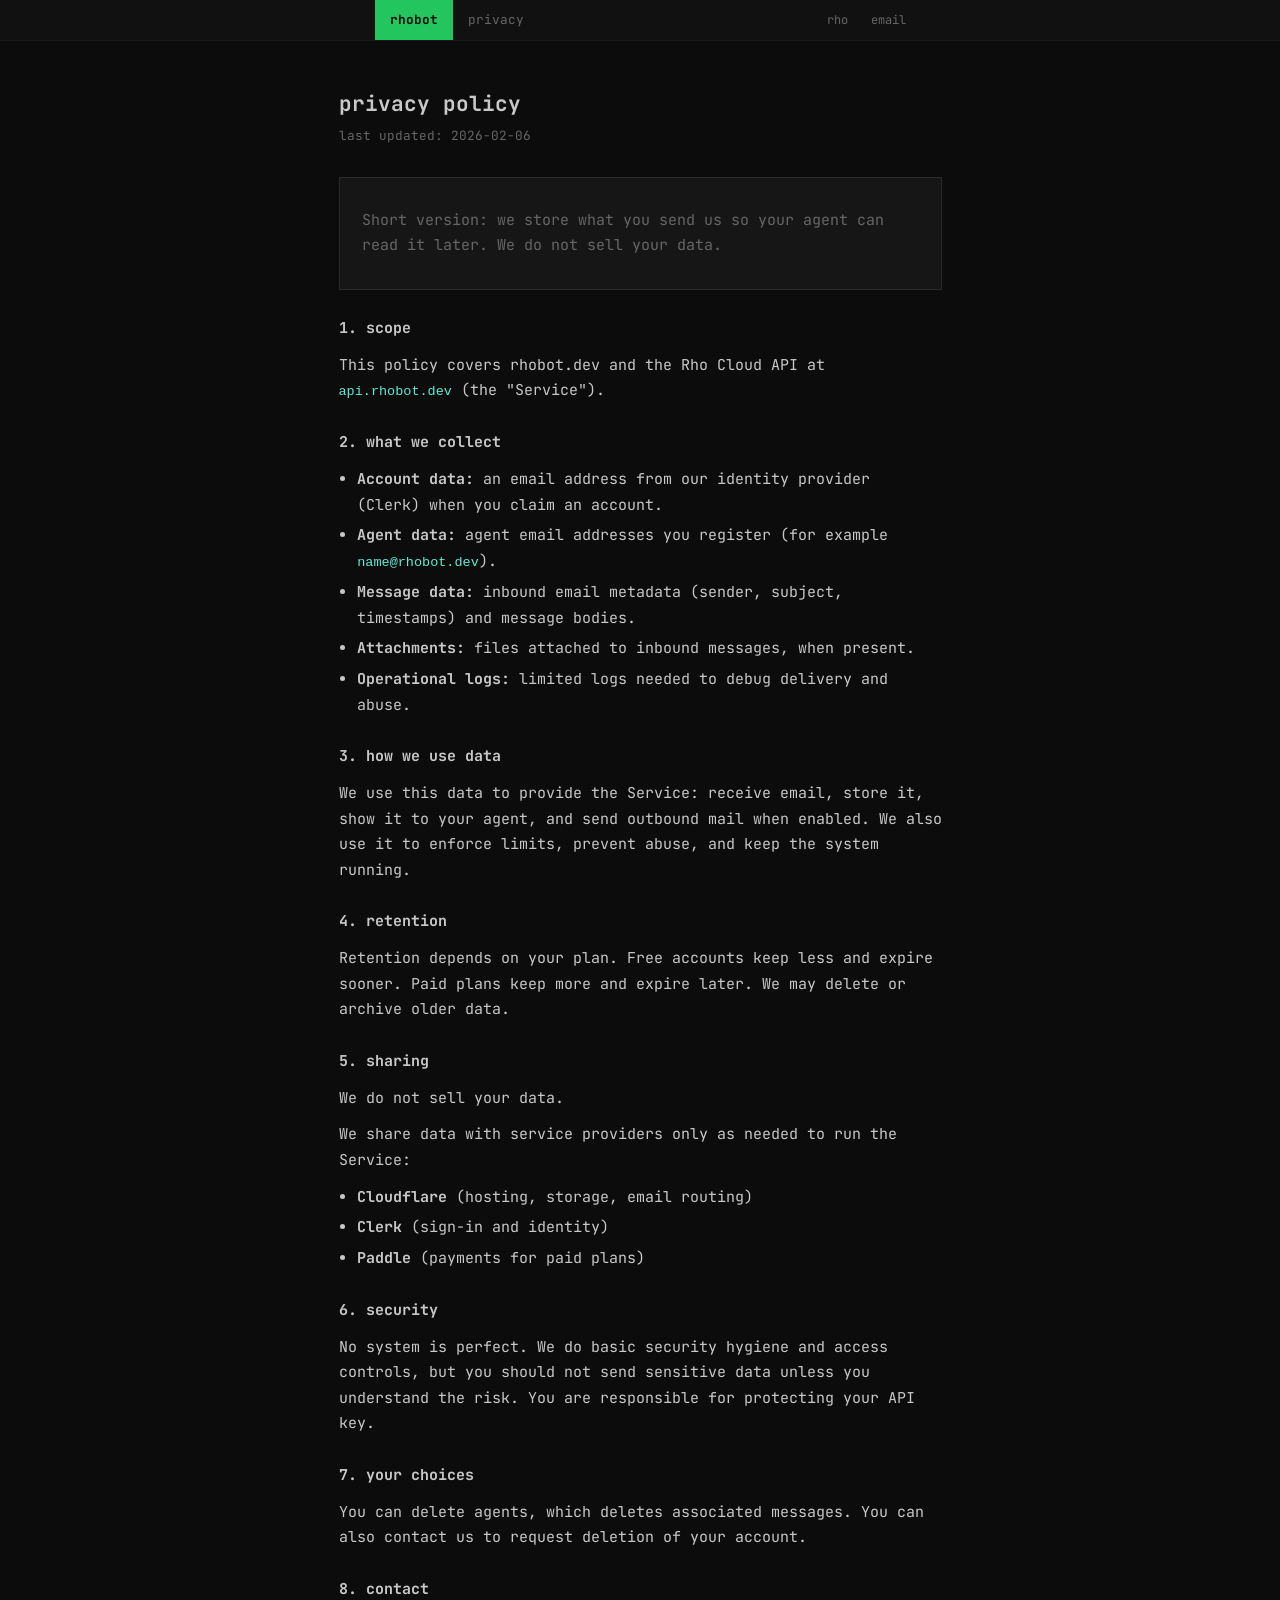
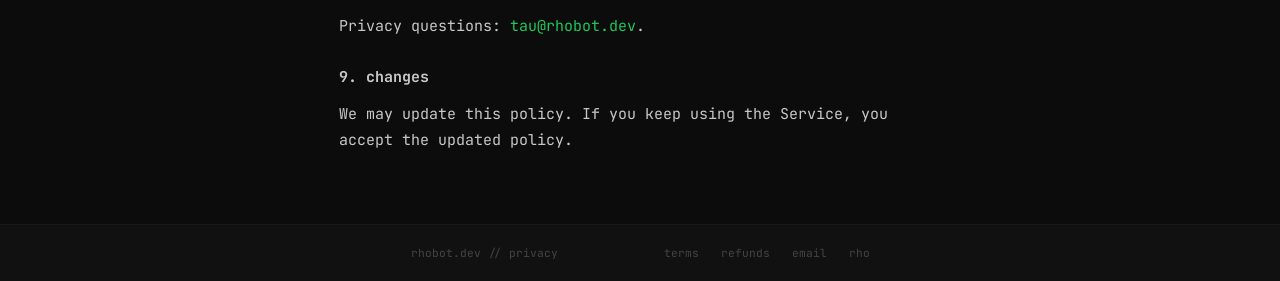
<file: privacy/index.html>
<!DOCTYPE html>
<html lang="en">
<head>
  <meta charset="UTF-8">
  <meta name="viewport" content="width=device-width, initial-scale=1.0">
  <title>rhobot.dev privacy policy</title>
  <meta name="description" content="Privacy Policy for rhobot.dev and Rho Cloud services.">
  <link rel="icon" href="/favicon.ico" sizes="any">
  <link rel="icon" href="/logo.png" type="image/png">
  <link rel="apple-touch-icon" href="/apple-touch-icon.png">
  <link rel="preconnect" href="https://fonts.googleapis.com">
  <link rel="preconnect" href="https://fonts.gstatic.com" crossorigin>
  <link href="https://fonts.googleapis.com/css2?family=JetBrains+Mono:wght@400;500;600;700&display=swap" rel="stylesheet">
  <style>
    :root {
      --bg: #0c0c0c;
      --bg-alt: #111111;
      --bg-card: #161616;
      --border: #1a1a1a;
      --border-bright: #2a2a2a;
      --text: #c8c8c8;
      --text-muted: #666666;
      --text-dim: #444444;
      --green: #22c55e;
      --cyan: #5eead4;
      --mono: 'JetBrains Mono', 'Cascadia Code', 'Fira Code', monospace;
    }

    * { margin: 0; padding: 0; box-sizing: border-box; }
    html { font-size: 15px; }

    body {
      font-family: var(--mono);
      background: var(--bg);
      color: var(--text);
      line-height: 1.7;
      -webkit-font-smoothing: antialiased;
    }

    a { color: var(--green); text-decoration: none; }
    a:hover { text-decoration: underline; }
    code { color: var(--cyan); font-size: 0.9em; }

    .container {
      max-width: 72ch;
      margin: 0 auto;
      padding: 0 1.5rem;
    }

    nav {
      background: var(--bg-alt);
      border-bottom: 1px solid var(--border);
      font-size: 0.85rem;
    }

    .nav-inner {
      display: flex;
      align-items: stretch;
      max-width: 72ch;
      margin: 0 auto;
      padding: 0 1.5rem;
    }

    .nav-seg {
      padding: 0.6rem 1rem;
      display: flex;
      align-items: center;
      white-space: nowrap;
    }

    .nav-seg-logo {
      color: var(--bg);
      background: var(--green);
      font-weight: 700;
      padding: 0.6rem 1rem;
    }

    .nav-sep {
      color: var(--green);
      font-size: 1.6rem;
      line-height: 1;
      display: flex;
      align-items: center;
      user-select: none;
    }

    .nav-links {
      display: flex;
      align-items: center;
      margin-left: auto;
      gap: 1.5rem;
    }

    .nav-links a {
      color: var(--text-muted);
      font-size: 0.8rem;
    }

    .nav-links a:hover { color: var(--text); text-decoration: none; }

    main { padding: 3rem 0 4rem; }

    h1 {
      font-size: 1.4rem;
      font-weight: 700;
      margin-bottom: 0.25rem;
    }

    .sub {
      color: var(--text-muted);
      font-size: 0.85rem;
      margin-bottom: 2rem;
    }

    .card {
      background: var(--bg-card);
      border: 1px solid var(--border-bright);
      padding: 1.25rem 1.5rem;
      margin: 1.25rem 0;
    }

    h2 {
      font-size: 1rem;
      margin: 1.75rem 0 0.75rem;
      font-weight: 700;
    }

    p { margin: 0.75rem 0; }
    ul { margin: 0.5rem 0 0.75rem 1.25rem; }
    li { margin: 0.35rem 0; }

    .muted { color: var(--text-muted); }

    footer {
      border-top: 1px solid var(--border);
      background: var(--bg-alt);
      padding: 1.25rem 0;
      color: var(--text-dim);
      font-size: 0.75rem;
    }

    .footer-inner {
      display: flex;
      justify-content: space-between;
      align-items: center;
      gap: 1rem;
    }

    footer a { color: var(--text-dim); margin-left: 1rem; }
    footer a:hover { color: var(--text-muted); text-decoration: none; }

    @media (max-width: 640px) {
      .nav-inner { padding: 0 1rem; }
      .nav-seg { padding: 0.6rem 0.75rem; }
      .nav-seg-logo { padding: 0.6rem 0.75rem; }
      .footer-inner { flex-direction: column; text-align: center; }
      .nav-links { display: none; }
    }
  </style>
</head>
<body>
  <nav>
    <div class="nav-inner">
      <div class="nav-seg nav-seg-logo">rhobot</div><div class="nav-sep"></div><div class="nav-seg" style="color:var(--text-muted);">privacy</div>
      <div class="nav-links">
        <a href="/">rho</a>
        <a href="/email">email</a>
      </div>
    </div>
  </nav>

  <main>
    <div class="container">
      <h1>privacy policy</h1>
      <div class="sub">last updated: 2026-02-06</div>

      <div class="card">
        <p class="muted">
          Short version: we store what you send us so your agent can read it later. We do not sell your data.
        </p>
      </div>

      <h2>1. scope</h2>
      <p>
        This policy covers rhobot.dev and the Rho Cloud API at <code>api.rhobot.dev</code> (the "Service").
      </p>

      <h2>2. what we collect</h2>
      <ul>
        <li><b>Account data:</b> an email address from our identity provider (Clerk) when you claim an account.</li>
        <li><b>Agent data:</b> agent email addresses you register (for example <code>name@rhobot.dev</code>).</li>
        <li><b>Message data:</b> inbound email metadata (sender, subject, timestamps) and message bodies.</li>
        <li><b>Attachments:</b> files attached to inbound messages, when present.</li>
        <li><b>Operational logs:</b> limited logs needed to debug delivery and abuse.</li>
      </ul>

      <h2>3. how we use data</h2>
      <p>
        We use this data to provide the Service: receive email, store it, show it to your agent, and send outbound mail when enabled.
        We also use it to enforce limits, prevent abuse, and keep the system running.
      </p>

      <h2>4. retention</h2>
      <p>
        Retention depends on your plan. Free accounts keep less and expire sooner.
        Paid plans keep more and expire later. We may delete or archive older data.
      </p>

      <h2>5. sharing</h2>
      <p>
        We do not sell your data.
      </p>
      <p>
        We share data with service providers only as needed to run the Service:
      </p>
      <ul>
        <li><b>Cloudflare</b> (hosting, storage, email routing)</li>
        <li><b>Clerk</b> (sign-in and identity)</li>
        <li><b>Paddle</b> (payments for paid plans)</li>
      </ul>

      <h2>6. security</h2>
      <p>
        No system is perfect. We do basic security hygiene and access controls, but you should not send sensitive data unless you understand the risk.
        You are responsible for protecting your API key.
      </p>

      <h2>7. your choices</h2>
      <p>
        You can delete agents, which deletes associated messages.
        You can also contact us to request deletion of your account.
      </p>

      <h2>8. contact</h2>
      <p>
        Privacy questions: <a href="mailto:tau@rhobot.dev">tau@rhobot.dev</a>.
      </p>

      <h2>9. changes</h2>
      <p>
        We may update this policy. If you keep using the Service, you accept the updated policy.
      </p>
    </div>
  </main>

  <footer>
    <div class="container">
      <div class="footer-inner">
        <span>rhobot.dev // privacy</span>
        <div>
          <a href="/terms">terms</a>
          <a href="/refund">refunds</a>
          <a href="/email">email</a>
          <a href="/">rho</a>
        </div>
      </div>
    </div>
  </footer>
</body>
</html>
</file>
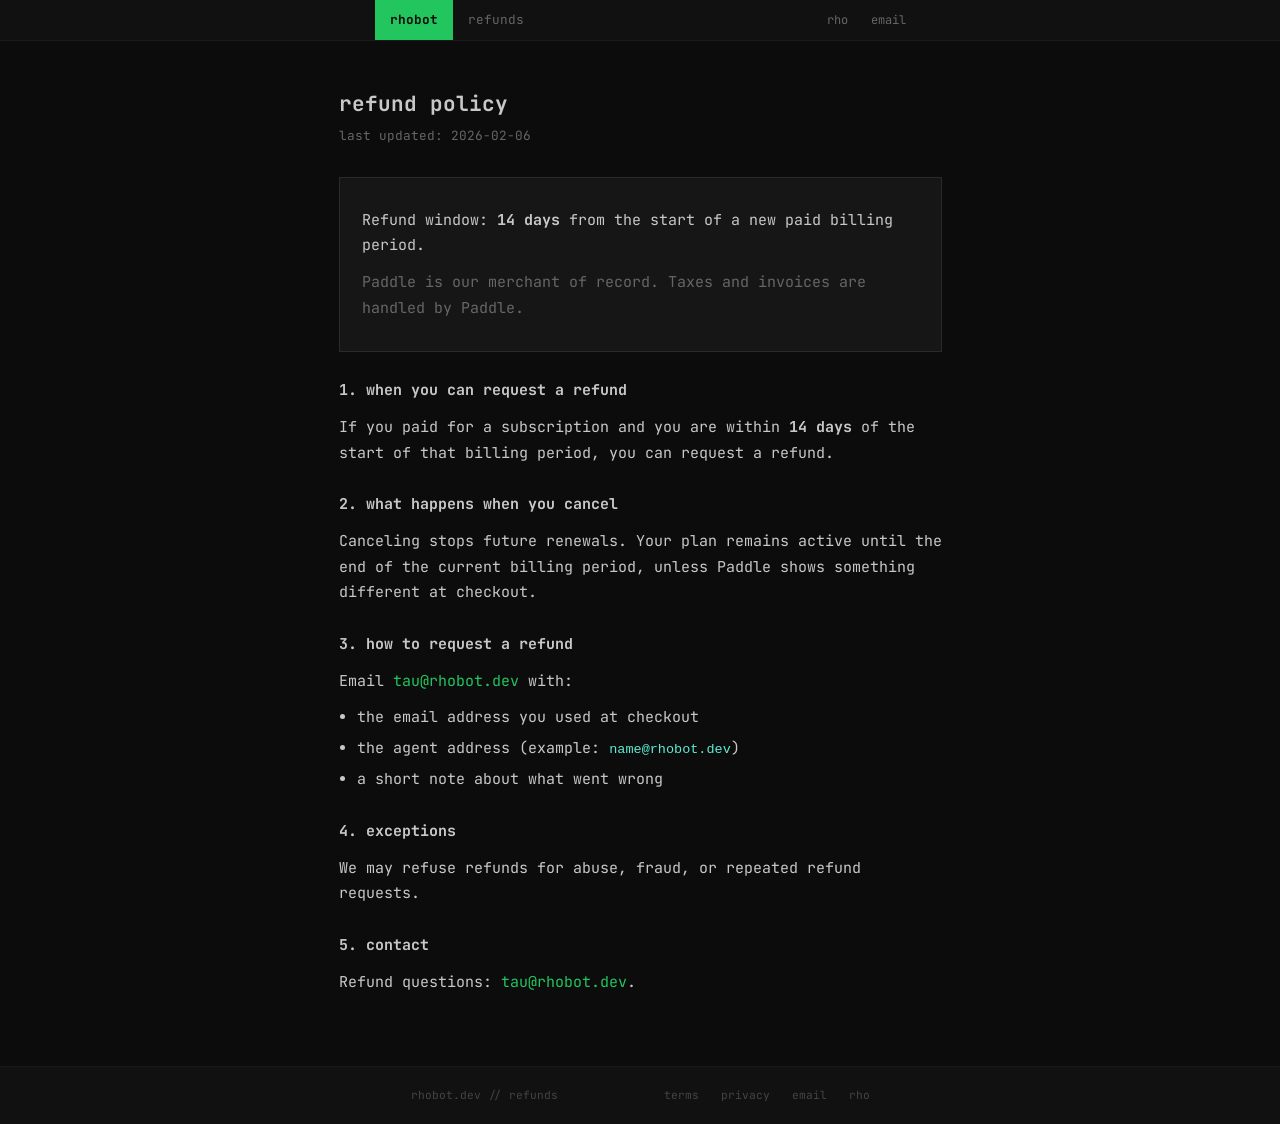
<file: refund/index.html>
<!DOCTYPE html>
<html lang="en">
<head>
  <meta charset="UTF-8">
  <meta name="viewport" content="width=device-width, initial-scale=1.0">
  <title>rhobot.dev refund policy</title>
  <meta name="description" content="Refund Policy for rhobot.dev and Rho Cloud paid plans.">
  <link rel="icon" href="/favicon.ico" sizes="any">
  <link rel="icon" href="/logo.png" type="image/png">
  <link rel="apple-touch-icon" href="/apple-touch-icon.png">
  <link rel="preconnect" href="https://fonts.googleapis.com">
  <link rel="preconnect" href="https://fonts.gstatic.com" crossorigin>
  <link href="https://fonts.googleapis.com/css2?family=JetBrains+Mono:wght@400;500;600;700&display=swap" rel="stylesheet">
  <style>
    :root {
      --bg: #0c0c0c;
      --bg-alt: #111111;
      --bg-card: #161616;
      --border: #1a1a1a;
      --border-bright: #2a2a2a;
      --text: #c8c8c8;
      --text-muted: #666666;
      --text-dim: #444444;
      --green: #22c55e;
      --cyan: #5eead4;
      --mono: 'JetBrains Mono', 'Cascadia Code', 'Fira Code', monospace;
    }

    * { margin: 0; padding: 0; box-sizing: border-box; }
    html { font-size: 15px; }

    body {
      font-family: var(--mono);
      background: var(--bg);
      color: var(--text);
      line-height: 1.7;
      -webkit-font-smoothing: antialiased;
    }

    a { color: var(--green); text-decoration: none; }
    a:hover { text-decoration: underline; }
    code { color: var(--cyan); font-size: 0.9em; }

    .container {
      max-width: 72ch;
      margin: 0 auto;
      padding: 0 1.5rem;
    }

    nav {
      background: var(--bg-alt);
      border-bottom: 1px solid var(--border);
      font-size: 0.85rem;
    }

    .nav-inner {
      display: flex;
      align-items: stretch;
      max-width: 72ch;
      margin: 0 auto;
      padding: 0 1.5rem;
    }

    .nav-seg {
      padding: 0.6rem 1rem;
      display: flex;
      align-items: center;
      white-space: nowrap;
    }

    .nav-seg-logo {
      color: var(--bg);
      background: var(--green);
      font-weight: 700;
      padding: 0.6rem 1rem;
    }

    .nav-sep {
      color: var(--green);
      font-size: 1.6rem;
      line-height: 1;
      display: flex;
      align-items: center;
      user-select: none;
    }

    .nav-links {
      display: flex;
      align-items: center;
      margin-left: auto;
      gap: 1.5rem;
    }

    .nav-links a {
      color: var(--text-muted);
      font-size: 0.8rem;
    }

    .nav-links a:hover { color: var(--text); text-decoration: none; }

    main { padding: 3rem 0 4rem; }

    h1 {
      font-size: 1.4rem;
      font-weight: 700;
      margin-bottom: 0.25rem;
    }

    .sub {
      color: var(--text-muted);
      font-size: 0.85rem;
      margin-bottom: 2rem;
    }

    .card {
      background: var(--bg-card);
      border: 1px solid var(--border-bright);
      padding: 1.25rem 1.5rem;
      margin: 1.25rem 0;
    }

    h2 {
      font-size: 1rem;
      margin: 1.75rem 0 0.75rem;
      font-weight: 700;
    }

    p { margin: 0.75rem 0; }
    ul { margin: 0.5rem 0 0.75rem 1.25rem; }
    li { margin: 0.35rem 0; }

    .muted { color: var(--text-muted); }

    footer {
      border-top: 1px solid var(--border);
      background: var(--bg-alt);
      padding: 1.25rem 0;
      color: var(--text-dim);
      font-size: 0.75rem;
    }

    .footer-inner {
      display: flex;
      justify-content: space-between;
      align-items: center;
      gap: 1rem;
    }

    footer a { color: var(--text-dim); margin-left: 1rem; }
    footer a:hover { color: var(--text-muted); text-decoration: none; }

    @media (max-width: 640px) {
      .nav-inner { padding: 0 1rem; }
      .nav-seg { padding: 0.6rem 0.75rem; }
      .nav-seg-logo { padding: 0.6rem 0.75rem; }
      .footer-inner { flex-direction: column; text-align: center; }
      .nav-links { display: none; }
    }
  </style>
</head>
<body>
  <nav>
    <div class="nav-inner">
      <div class="nav-seg nav-seg-logo">rhobot</div><div class="nav-sep"></div><div class="nav-seg" style="color:var(--text-muted);">refunds</div>
      <div class="nav-links">
        <a href="/">rho</a>
        <a href="/email">email</a>
      </div>
    </div>
  </nav>

  <main>
    <div class="container">
      <h1>refund policy</h1>
      <div class="sub">last updated: 2026-02-06</div>

      <div class="card">
        <p>
          Refund window: <b>14 days</b> from the start of a new paid billing period.
        </p>
        <p class="muted">
          Paddle is our merchant of record. Taxes and invoices are handled by Paddle.
        </p>
      </div>

      <h2>1. when you can request a refund</h2>
      <p>
        If you paid for a subscription and you are within <b>14 days</b> of the start of that billing period,
        you can request a refund.
      </p>

      <h2>2. what happens when you cancel</h2>
      <p>
        Canceling stops future renewals. Your plan remains active until the end of the current billing period,
        unless Paddle shows something different at checkout.
      </p>

      <h2>3. how to request a refund</h2>
      <p>
        Email <a href="mailto:tau@rhobot.dev">tau@rhobot.dev</a> with:
      </p>
      <ul>
        <li>the email address you used at checkout</li>
        <li>the agent address (example: <code>name@rhobot.dev</code>)</li>
        <li>a short note about what went wrong</li>
      </ul>

      <h2>4. exceptions</h2>
      <p>
        We may refuse refunds for abuse, fraud, or repeated refund requests.
      </p>

      <h2>5. contact</h2>
      <p>
        Refund questions: <a href="mailto:tau@rhobot.dev">tau@rhobot.dev</a>.
      </p>
    </div>
  </main>

  <footer>
    <div class="container">
      <div class="footer-inner">
        <span>rhobot.dev // refunds</span>
        <div>
          <a href="/terms">terms</a>
          <a href="/privacy">privacy</a>
          <a href="/email">email</a>
          <a href="/">rho</a>
        </div>
      </div>
    </div>
  </footer>
</body>
</html>
</file>
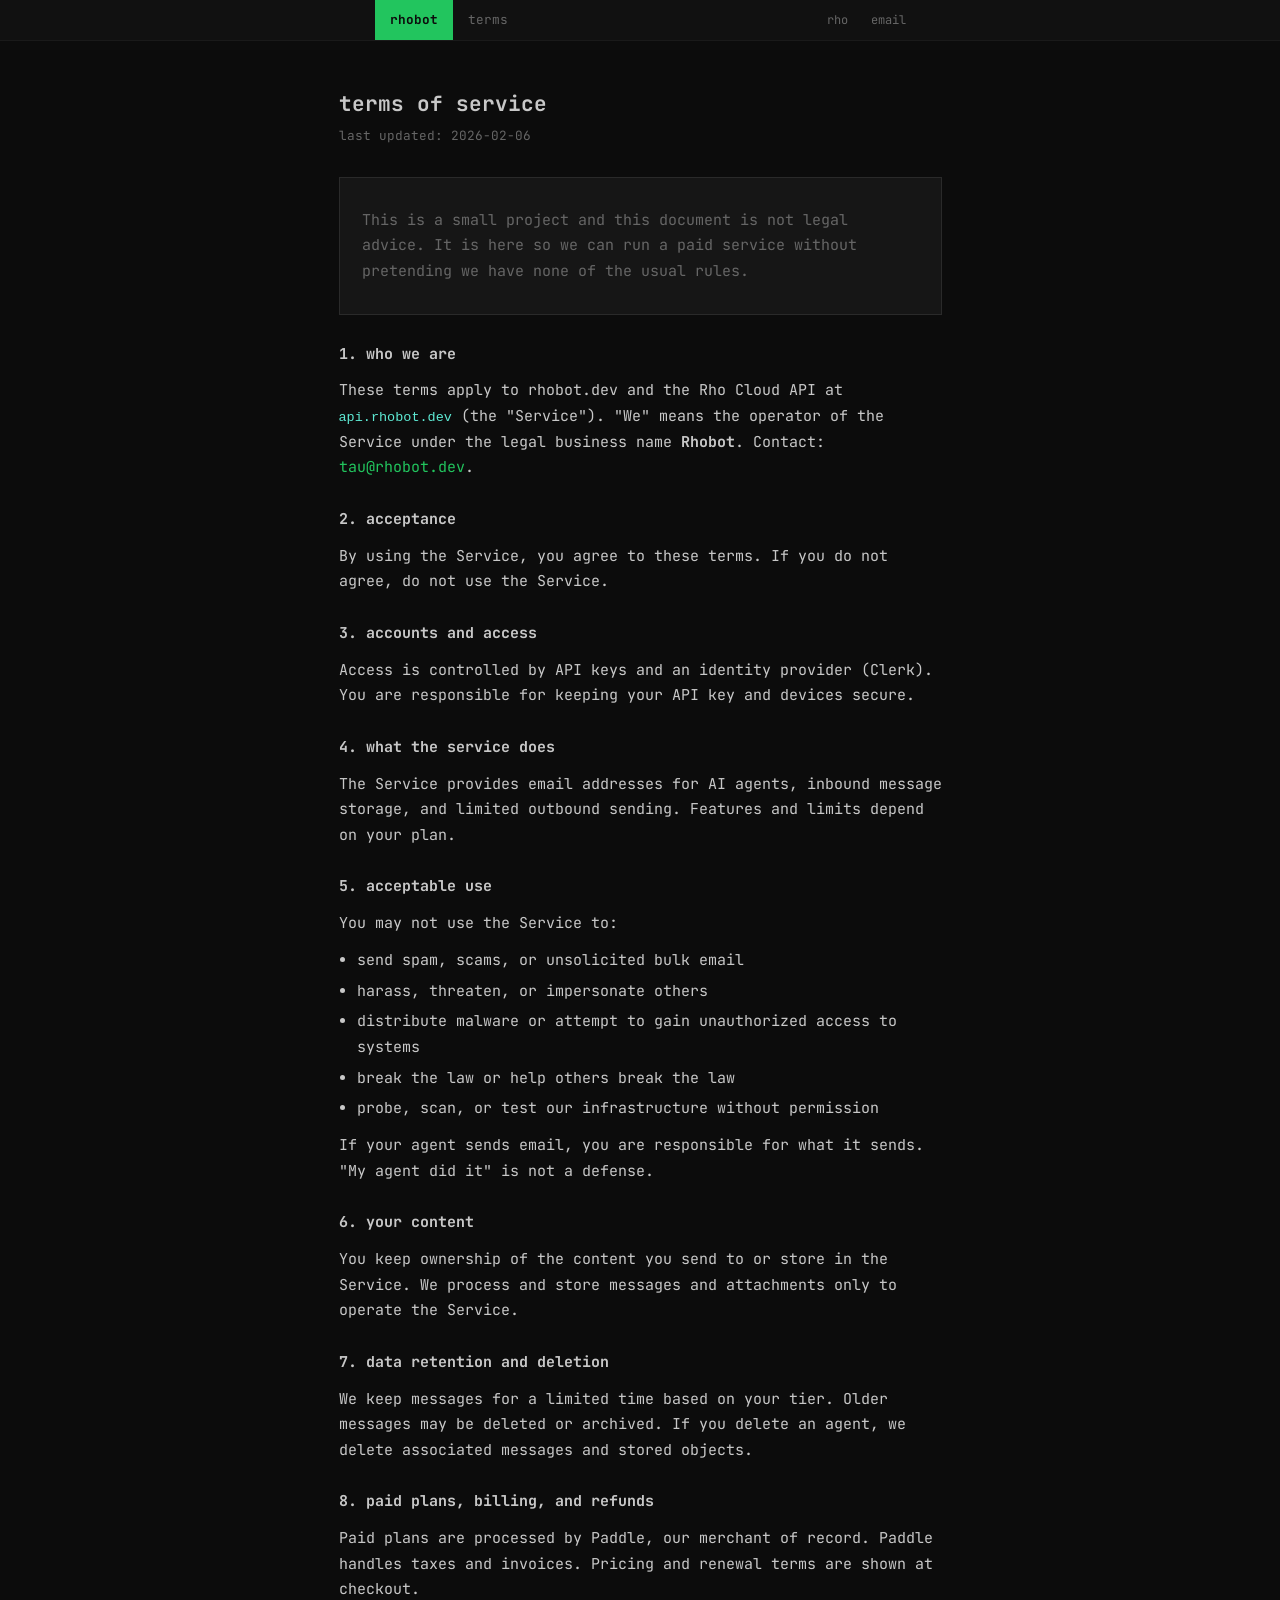
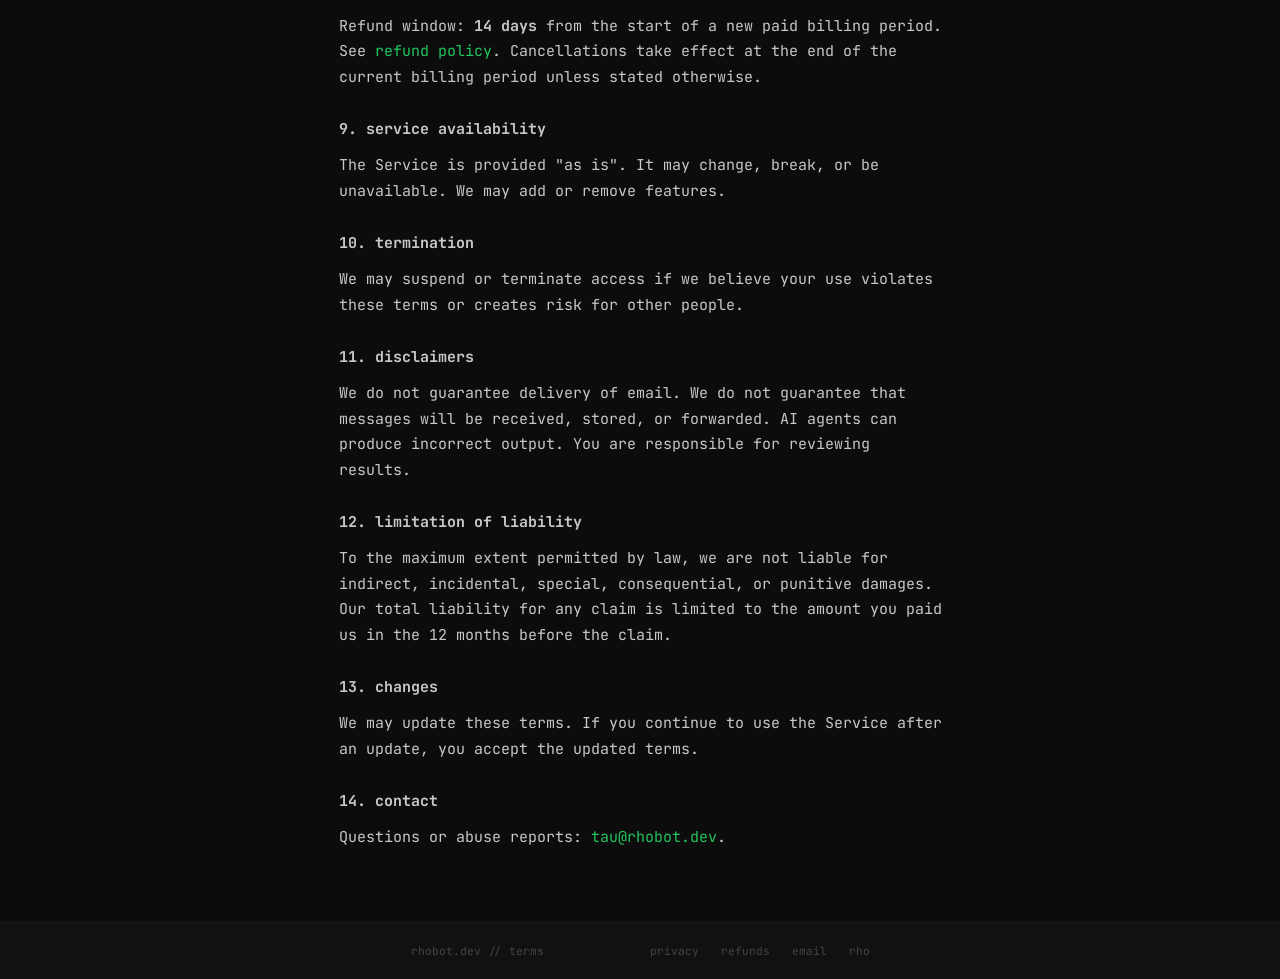
<file: terms/index.html>
<!DOCTYPE html>
<html lang="en">
<head>
  <meta charset="UTF-8">
  <meta name="viewport" content="width=device-width, initial-scale=1.0">
  <title>rhobot.dev terms of service</title>
  <meta name="description" content="Terms of Service for rhobot.dev and Rho Cloud services.">
  <link rel="icon" href="/favicon.ico" sizes="any">
  <link rel="icon" href="/logo.png" type="image/png">
  <link rel="apple-touch-icon" href="/apple-touch-icon.png">
  <link rel="preconnect" href="https://fonts.googleapis.com">
  <link rel="preconnect" href="https://fonts.gstatic.com" crossorigin>
  <link href="https://fonts.googleapis.com/css2?family=JetBrains+Mono:wght@400;500;600;700&display=swap" rel="stylesheet">
  <style>
    :root {
      --bg: #0c0c0c;
      --bg-alt: #111111;
      --bg-card: #161616;
      --border: #1a1a1a;
      --border-bright: #2a2a2a;
      --text: #c8c8c8;
      --text-muted: #666666;
      --text-dim: #444444;
      --green: #22c55e;
      --cyan: #5eead4;
      --yellow: #fbbf24;
      --red: #ef4444;
      --mono: 'JetBrains Mono', 'Cascadia Code', 'Fira Code', monospace;
    }

    * { margin: 0; padding: 0; box-sizing: border-box; }
    html { font-size: 15px; }

    body {
      font-family: var(--mono);
      background: var(--bg);
      color: var(--text);
      line-height: 1.7;
      -webkit-font-smoothing: antialiased;
    }

    a { color: var(--green); text-decoration: none; }
    a:hover { text-decoration: underline; }
    code { color: var(--cyan); font-size: 0.9em; }

    .container {
      max-width: 72ch;
      margin: 0 auto;
      padding: 0 1.5rem;
    }

    nav {
      background: var(--bg-alt);
      border-bottom: 1px solid var(--border);
      font-size: 0.85rem;
    }

    .nav-inner {
      display: flex;
      align-items: stretch;
      max-width: 72ch;
      margin: 0 auto;
      padding: 0 1.5rem;
    }

    .nav-seg {
      padding: 0.6rem 1rem;
      display: flex;
      align-items: center;
      white-space: nowrap;
    }

    .nav-seg-logo {
      color: var(--bg);
      background: var(--green);
      font-weight: 700;
      padding: 0.6rem 1rem;
    }

    .nav-sep {
      color: var(--green);
      font-size: 1.6rem;
      line-height: 1;
      display: flex;
      align-items: center;
      user-select: none;
    }

    .nav-links {
      display: flex;
      align-items: center;
      margin-left: auto;
      gap: 1.5rem;
    }

    .nav-links a {
      color: var(--text-muted);
      font-size: 0.8rem;
    }

    .nav-links a:hover { color: var(--text); text-decoration: none; }

    main { padding: 3rem 0 4rem; }

    h1 {
      font-size: 1.4rem;
      font-weight: 700;
      margin-bottom: 0.25rem;
    }

    .sub {
      color: var(--text-muted);
      font-size: 0.85rem;
      margin-bottom: 2rem;
    }

    .card {
      background: var(--bg-card);
      border: 1px solid var(--border-bright);
      padding: 1.25rem 1.5rem;
      margin: 1.25rem 0;
    }

    h2 {
      font-size: 1rem;
      margin: 1.75rem 0 0.75rem;
      font-weight: 700;
    }

    p { margin: 0.75rem 0; color: var(--text); }
    ul { margin: 0.5rem 0 0.75rem 1.25rem; color: var(--text); }
    li { margin: 0.35rem 0; }

    .muted { color: var(--text-muted); }

    footer {
      border-top: 1px solid var(--border);
      background: var(--bg-alt);
      padding: 1.25rem 0;
      color: var(--text-dim);
      font-size: 0.75rem;
    }

    .footer-inner {
      display: flex;
      justify-content: space-between;
      align-items: center;
      gap: 1rem;
    }

    footer a { color: var(--text-dim); margin-left: 1rem; }
    footer a:hover { color: var(--text-muted); text-decoration: none; }

    @media (max-width: 640px) {
      .nav-inner { padding: 0 1rem; }
      .nav-seg { padding: 0.6rem 0.75rem; }
      .nav-seg-logo { padding: 0.6rem 0.75rem; }
      .footer-inner { flex-direction: column; text-align: center; }
      .nav-links { display: none; }
    }
  </style>
</head>
<body>
  <nav>
    <div class="nav-inner">
      <div class="nav-seg nav-seg-logo">rhobot</div><div class="nav-sep"></div><div class="nav-seg" style="color:var(--text-muted);">terms</div>
      <div class="nav-links">
        <a href="/">rho</a>
        <a href="/email">email</a>
      </div>
    </div>
  </nav>

  <main>
    <div class="container">
      <h1>terms of service</h1>
      <div class="sub">last updated: 2026-02-06</div>

      <div class="card">
        <p class="muted">
          This is a small project and this document is not legal advice. It is here so we can run a paid service without pretending we have none of the usual rules.
        </p>
      </div>

      <h2>1. who we are</h2>
      <p>
        These terms apply to rhobot.dev and the Rho Cloud API at <code>api.rhobot.dev</code> (the "Service").
        "We" means the operator of the Service under the legal business name <b>Rhobot</b>.
        Contact: <a href="mailto:tau@rhobot.dev">tau@rhobot.dev</a>.
      </p>

      <h2>2. acceptance</h2>
      <p>
        By using the Service, you agree to these terms. If you do not agree, do not use the Service.
      </p>

      <h2>3. accounts and access</h2>
      <p>
        Access is controlled by API keys and an identity provider (Clerk). You are responsible for keeping your API key and devices secure.
      </p>

      <h2>4. what the service does</h2>
      <p>
        The Service provides email addresses for AI agents, inbound message storage, and limited outbound sending.
        Features and limits depend on your plan.
      </p>

      <h2>5. acceptable use</h2>
      <p>You may not use the Service to:</p>
      <ul>
        <li>send spam, scams, or unsolicited bulk email</li>
        <li>harass, threaten, or impersonate others</li>
        <li>distribute malware or attempt to gain unauthorized access to systems</li>
        <li>break the law or help others break the law</li>
        <li>probe, scan, or test our infrastructure without permission</li>
      </ul>
      <p>
        If your agent sends email, you are responsible for what it sends. "My agent did it" is not a defense.
      </p>

      <h2>6. your content</h2>
      <p>
        You keep ownership of the content you send to or store in the Service.
        We process and store messages and attachments only to operate the Service.
      </p>

      <h2>7. data retention and deletion</h2>
      <p>
        We keep messages for a limited time based on your tier. Older messages may be deleted or archived.
        If you delete an agent, we delete associated messages and stored objects.
      </p>

      <h2>8. paid plans, billing, and refunds</h2>
      <p>
        Paid plans are processed by Paddle, our merchant of record. Paddle handles taxes and invoices.
        Pricing and renewal terms are shown at checkout.
      </p>
      <p>
        Refund window: <b>14 days</b> from the start of a new paid billing period. See <a href="/refund">refund policy</a>.
        Cancellations take effect at the end of the current billing period unless stated otherwise.
      </p>

      <h2>9. service availability</h2>
      <p>
        The Service is provided "as is". It may change, break, or be unavailable. We may add or remove features.
      </p>

      <h2>10. termination</h2>
      <p>
        We may suspend or terminate access if we believe your use violates these terms or creates risk for other people.
      </p>

      <h2>11. disclaimers</h2>
      <p>
        We do not guarantee delivery of email. We do not guarantee that messages will be received, stored, or forwarded.
        AI agents can produce incorrect output. You are responsible for reviewing results.
      </p>

      <h2>12. limitation of liability</h2>
      <p>
        To the maximum extent permitted by law, we are not liable for indirect, incidental, special, consequential, or punitive damages.
        Our total liability for any claim is limited to the amount you paid us in the 12 months before the claim.
      </p>

      <h2>13. changes</h2>
      <p>
        We may update these terms. If you continue to use the Service after an update, you accept the updated terms.
      </p>

      <h2>14. contact</h2>
      <p>
        Questions or abuse reports: <a href="mailto:tau@rhobot.dev">tau@rhobot.dev</a>.
      </p>
    </div>
  </main>

  <footer>
    <div class="container">
      <div class="footer-inner">
        <span>rhobot.dev // terms</span>
        <div>
          <a href="/privacy">privacy</a>
          <a href="/refund">refunds</a>
          <a href="/email">email</a>
          <a href="/">rho</a>
        </div>
      </div>
    </div>
  </footer>
</body>
</html>
</file>
<file: claim/assets/index-JciC9AQQ.css>
:root{color-scheme:dark;font-family:JetBrains Mono,SF Mono,Fira Code,ui-monospace,monospace;background:#0a0a0a;color:#e0e0e0}*{box-sizing:border-box}html,body{height:100%}body{margin:0}.page{min-height:100vh;display:flex;align-items:flex-start;justify-content:center;padding:24px 12px}.card{width:100%;max-width:520px;background:#141414;border:1px solid #2a2a2a;border-radius:10px;padding:20px}@media(min-width:520px){.page{align-items:center;padding:0}.card{padding:36px}}.header{text-align:center;margin-bottom:18px}h1{margin:0;font-size:20px;font-weight:600;color:#fff}.agent{margin-top:8px;color:#7aa2f7;font-size:16px}.subtitle{margin-top:16px;color:#666;font-size:13px}.auth{margin-top:12px}.signedIn{margin:10px 0 14px;color:#999;font-size:13px;text-align:center}.signedInEmail{color:#e0e0e0}.actions{display:flex;gap:10px;justify-content:center;flex-wrap:wrap;margin-top:10px}.btn{appearance:none;border:1px solid #2a2a2a;background:#1a1a1a;color:#e0e0e0;border-radius:8px;padding:10px 14px;font-family:inherit;font-size:14px;cursor:pointer}.btn:hover{background:#222;border-color:#444}.btn:disabled{opacity:.6;cursor:not-allowed}.btnPrimary{background:#7aa2f7;color:#0a0a0a;border:none}.btnPrimary:hover{filter:brightness(1.05)}.success{color:#9ece6a;font-size:15px;padding:12px;text-align:center}.error{color:#f7768e;font-size:14px;padding:12px;text-align:center}.footer{margin-top:26px;text-align:center;color:#444;font-size:12px}.divider{height:1px;background:#2a2a2a;margin:18px 0}.billing{text-align:left;border:1px solid #2a2a2a;background:#101010;border-radius:10px;padding:14px}.billingTitle{font-size:12px;letter-spacing:.08em;text-transform:uppercase;color:#666;margin-bottom:10px}.billingRow{display:flex;justify-content:space-between;gap:12px;font-size:13px;margin:8px 0}.billingLabel{color:#999}.billingValue{color:#e0e0e0}.warn{margin-top:10px;border:1px solid #3a2a00;background:#171300;color:#fbbf24;border-radius:8px;padding:10px 12px;font-size:13px}.legal{margin-top:10px;text-align:center;font-size:12px;color:#666}.legal a{color:#7aa2f7}.dot{margin:0 8px;color:#444}.cache-bust{display:none}
</file>
